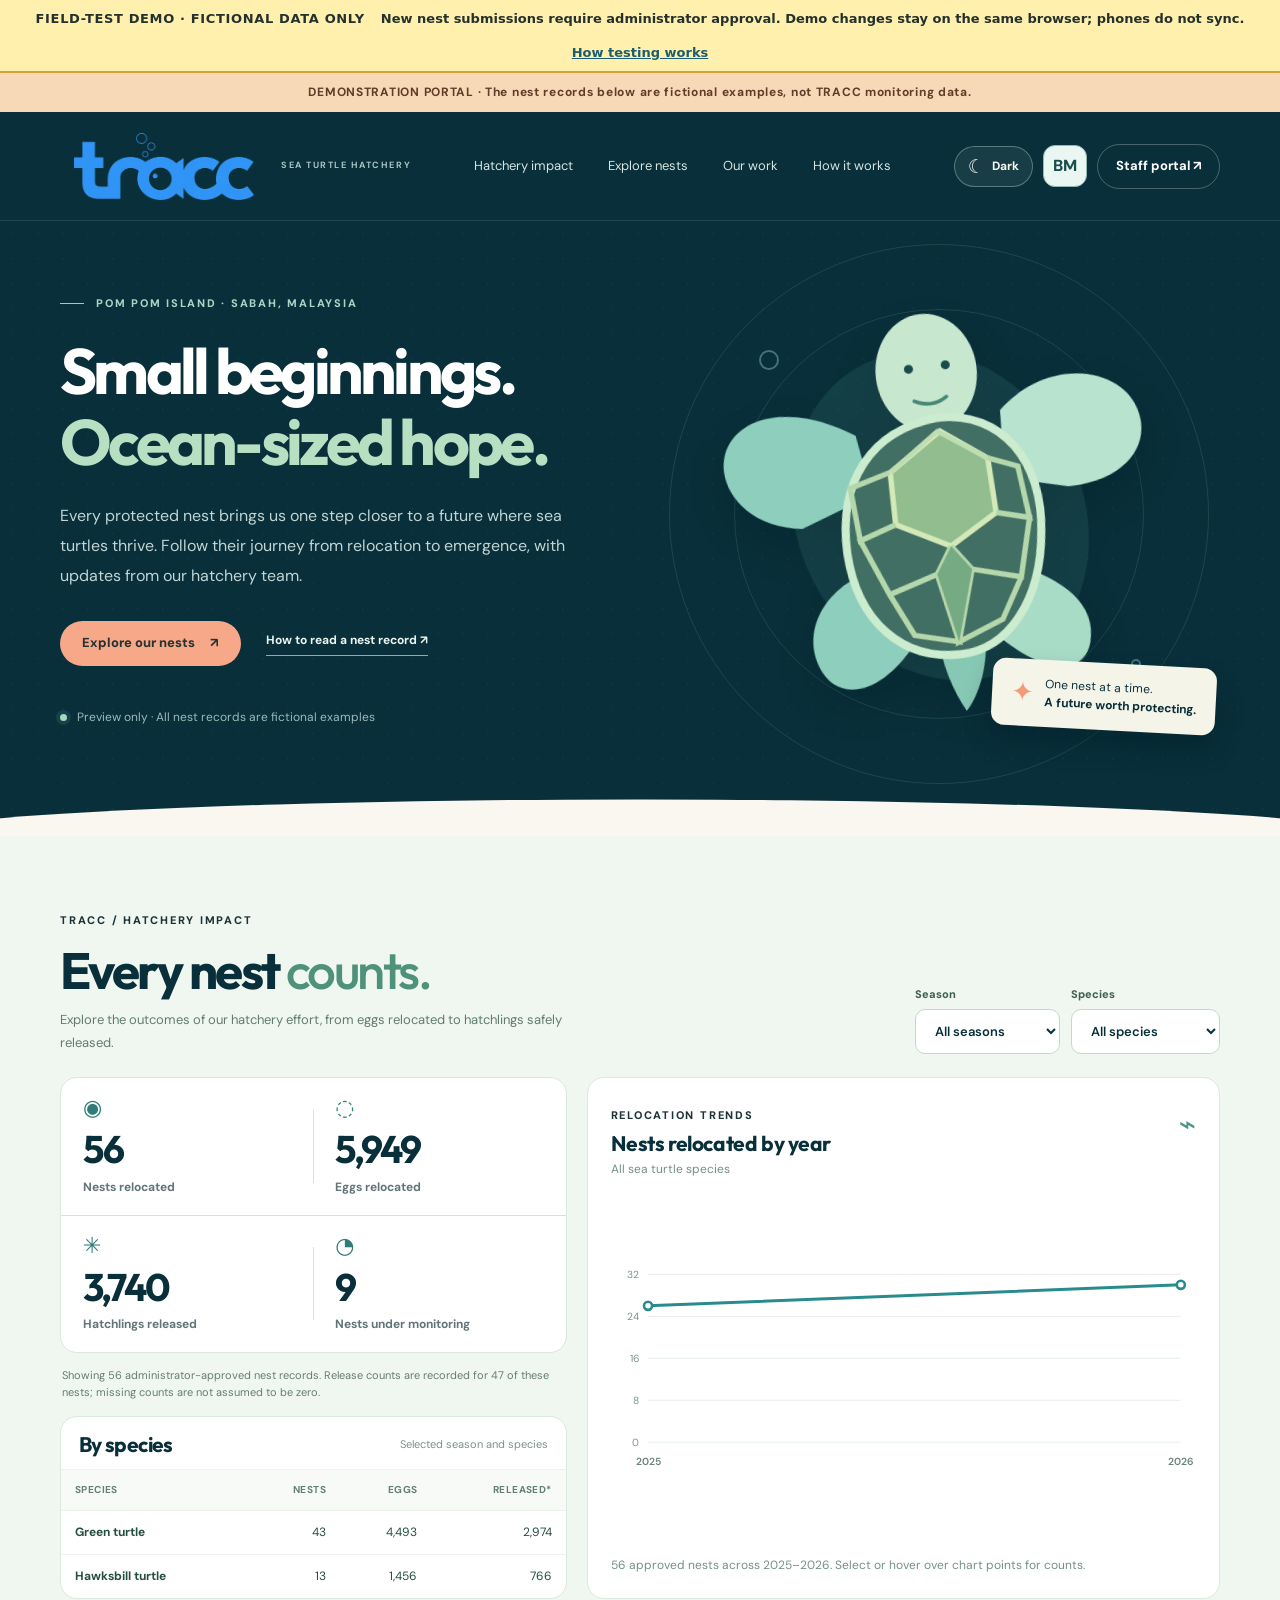
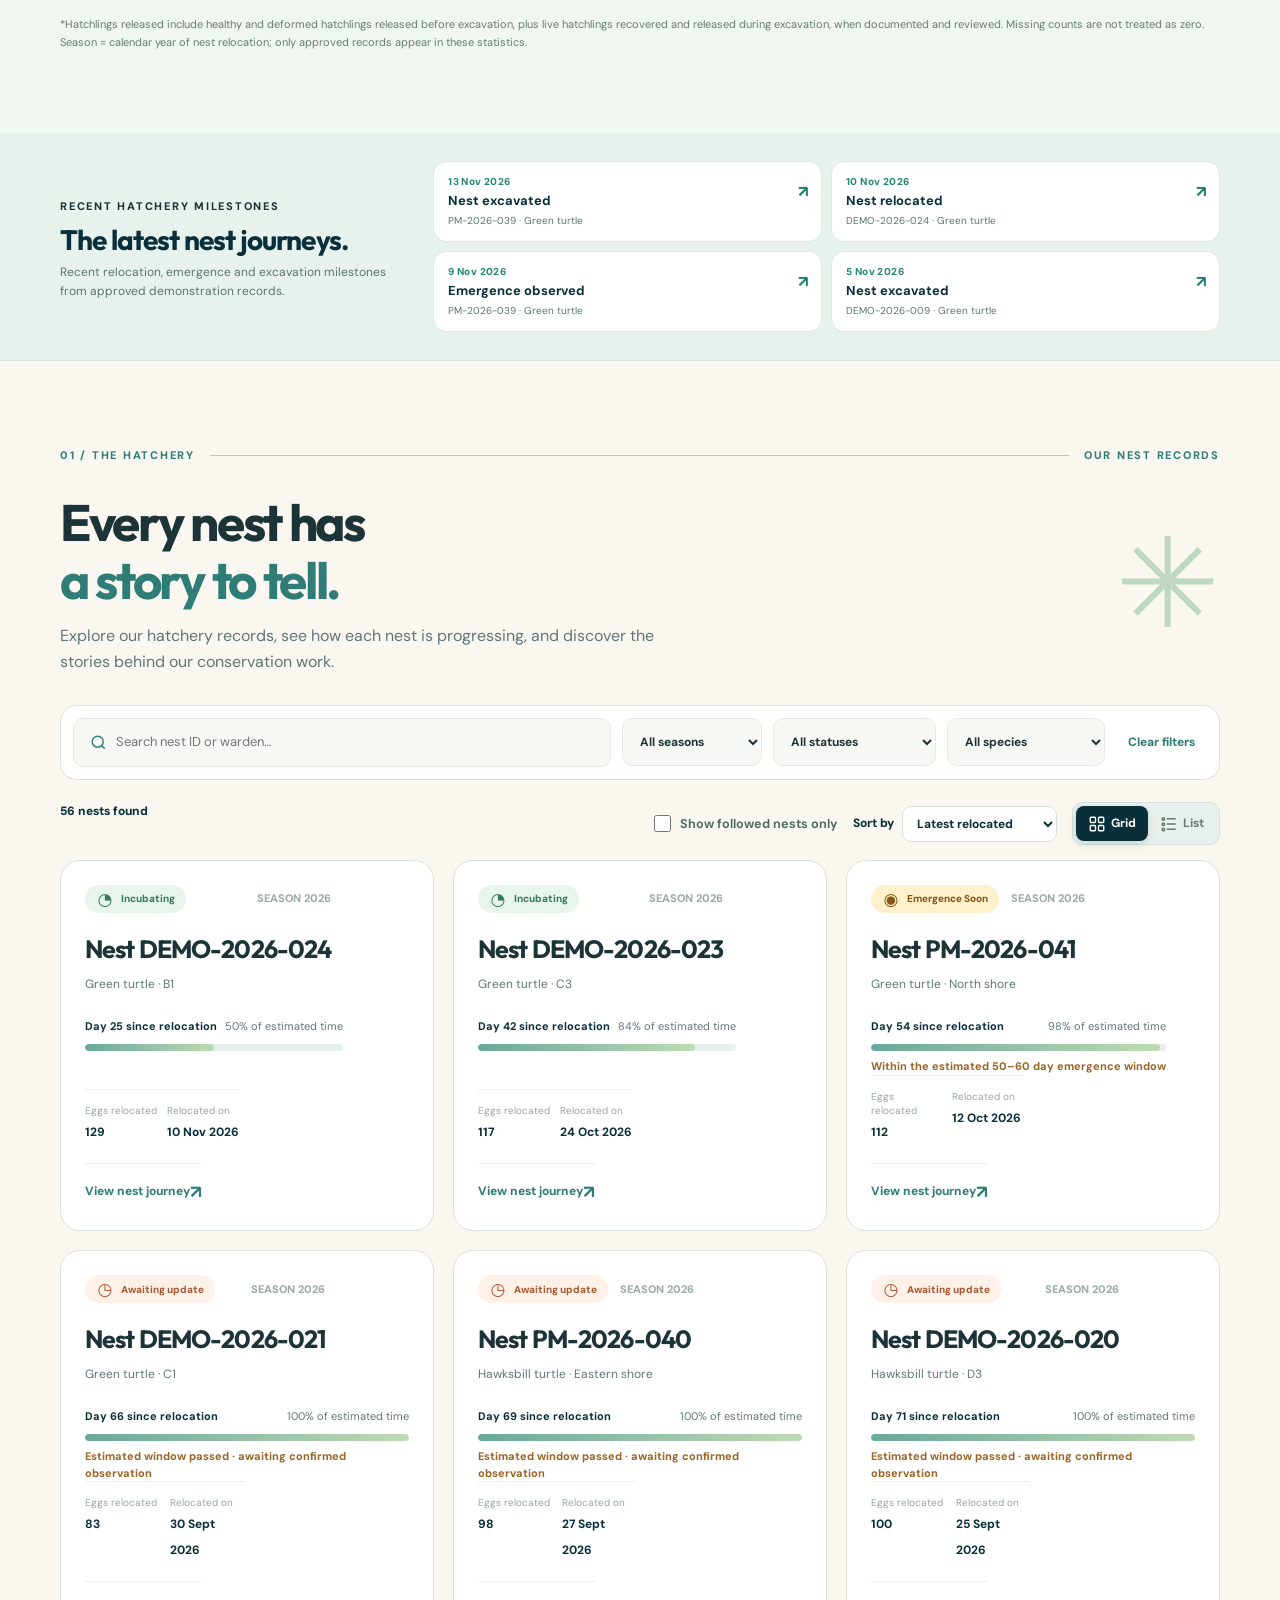
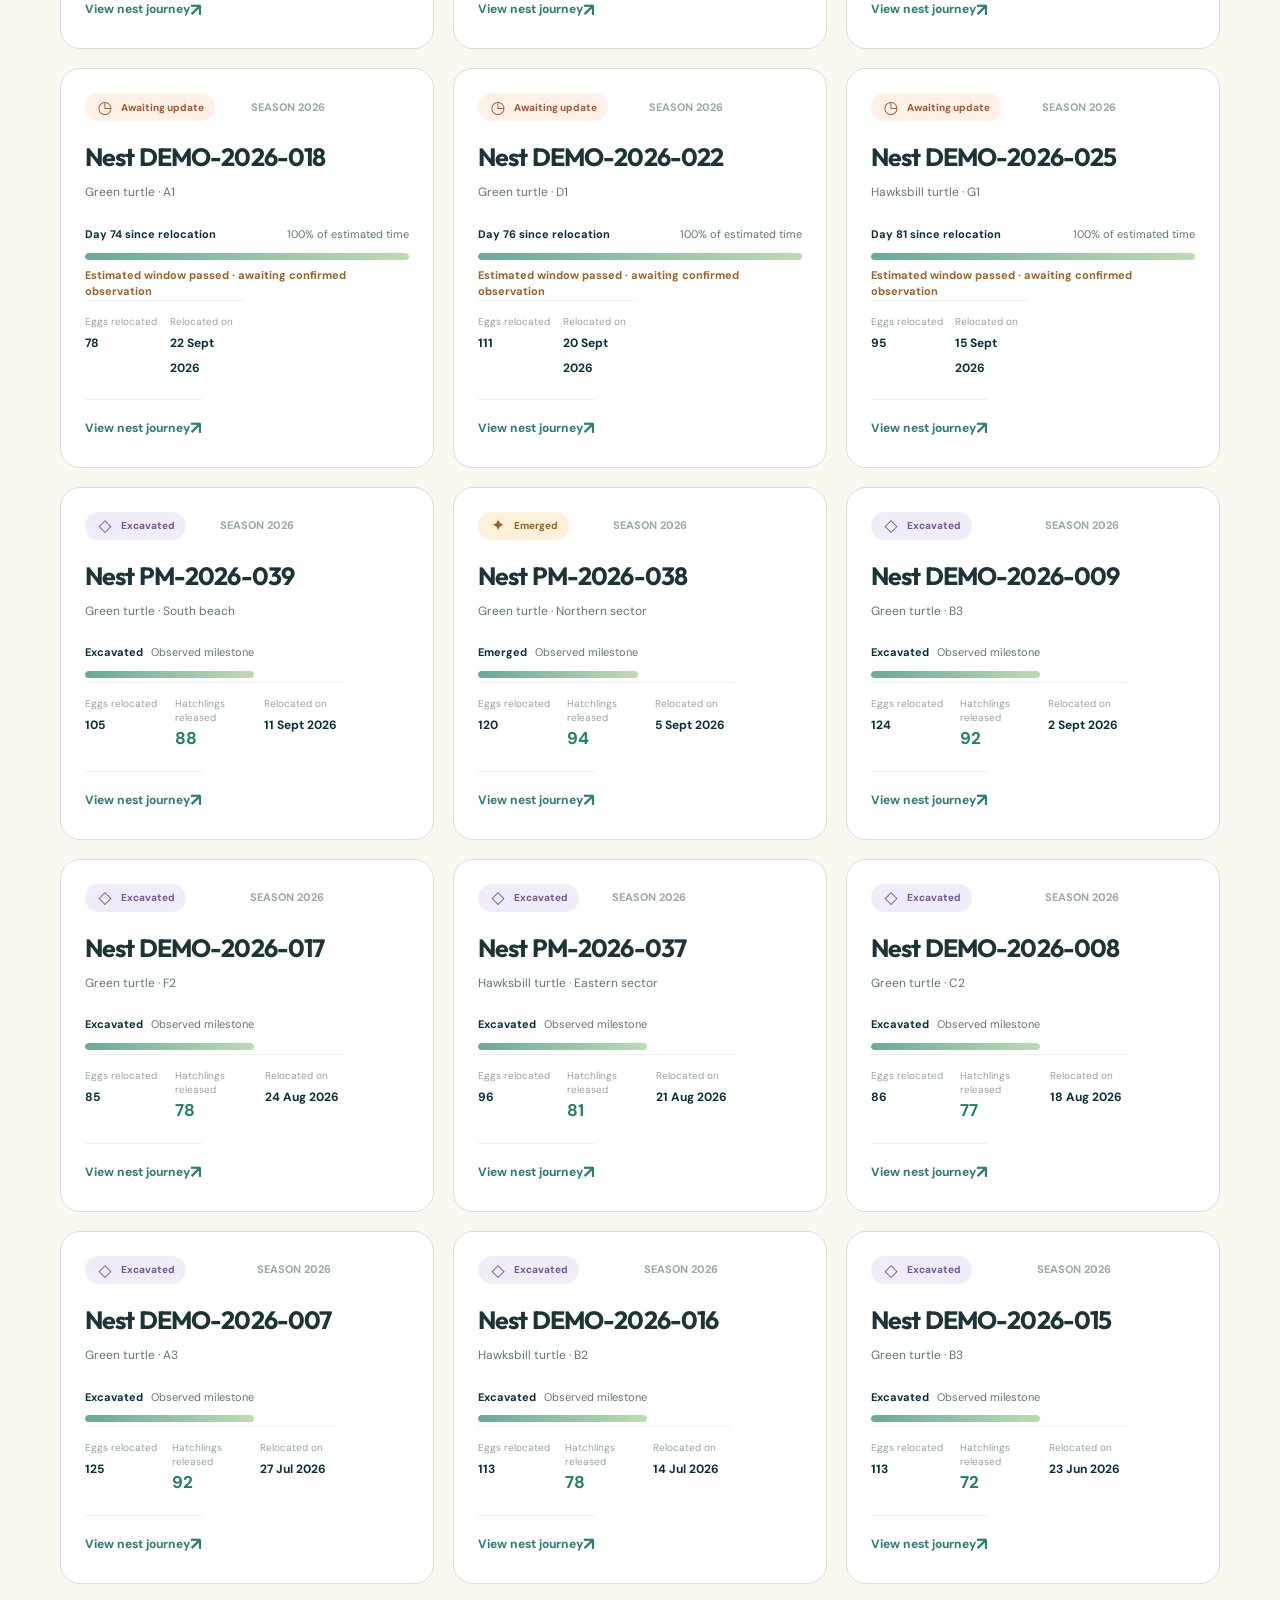
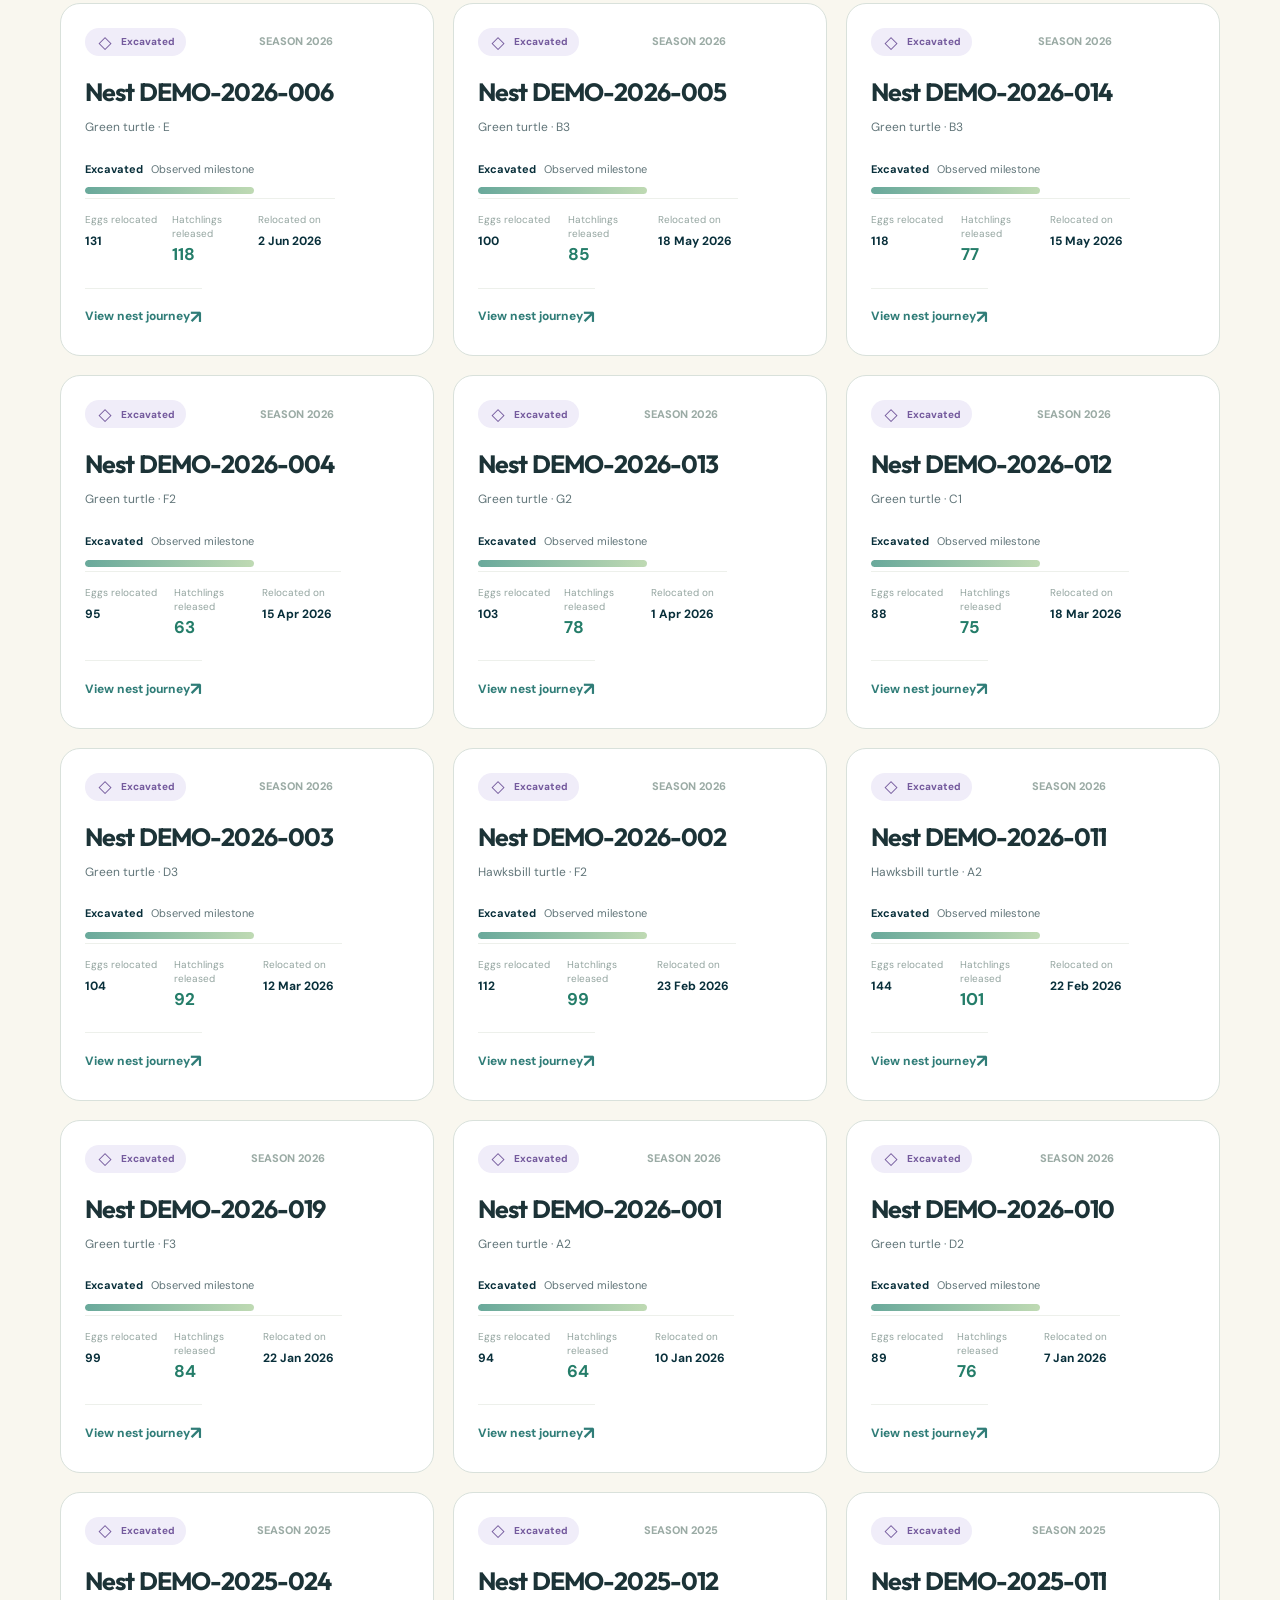
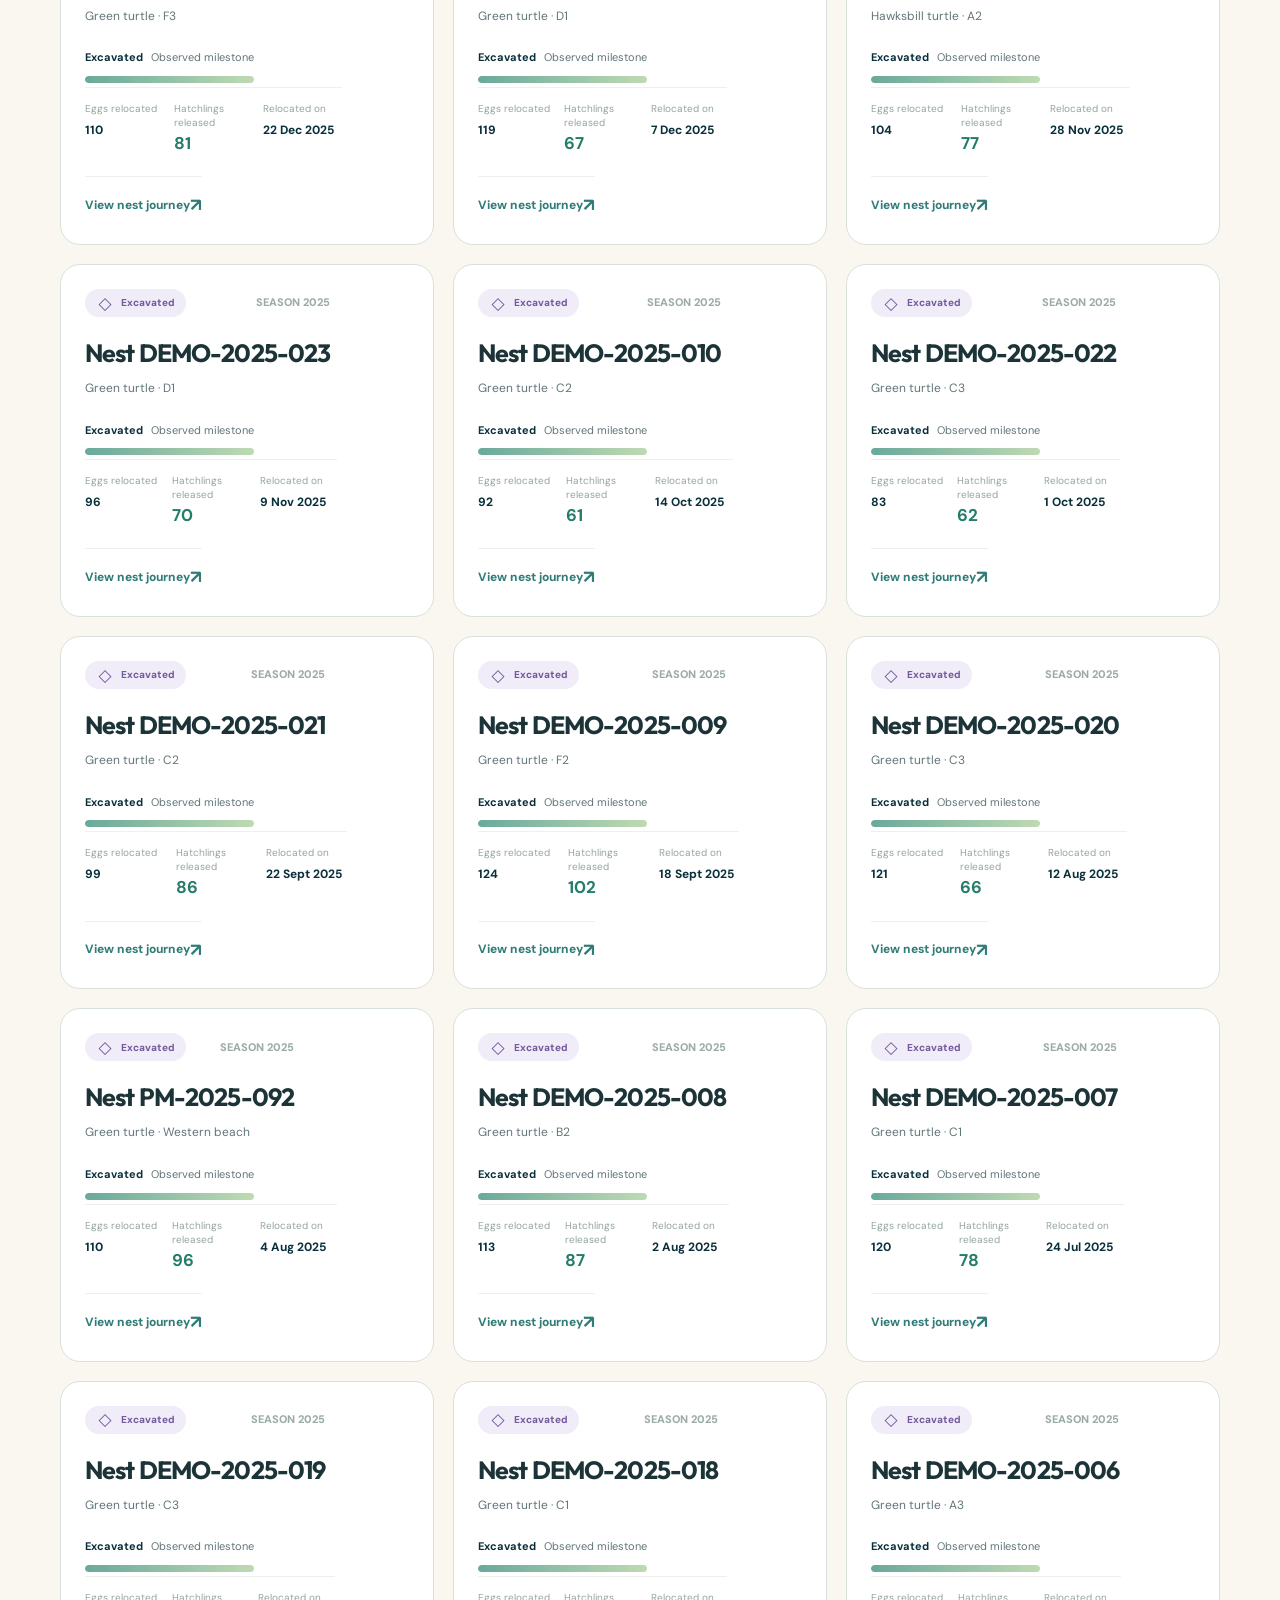
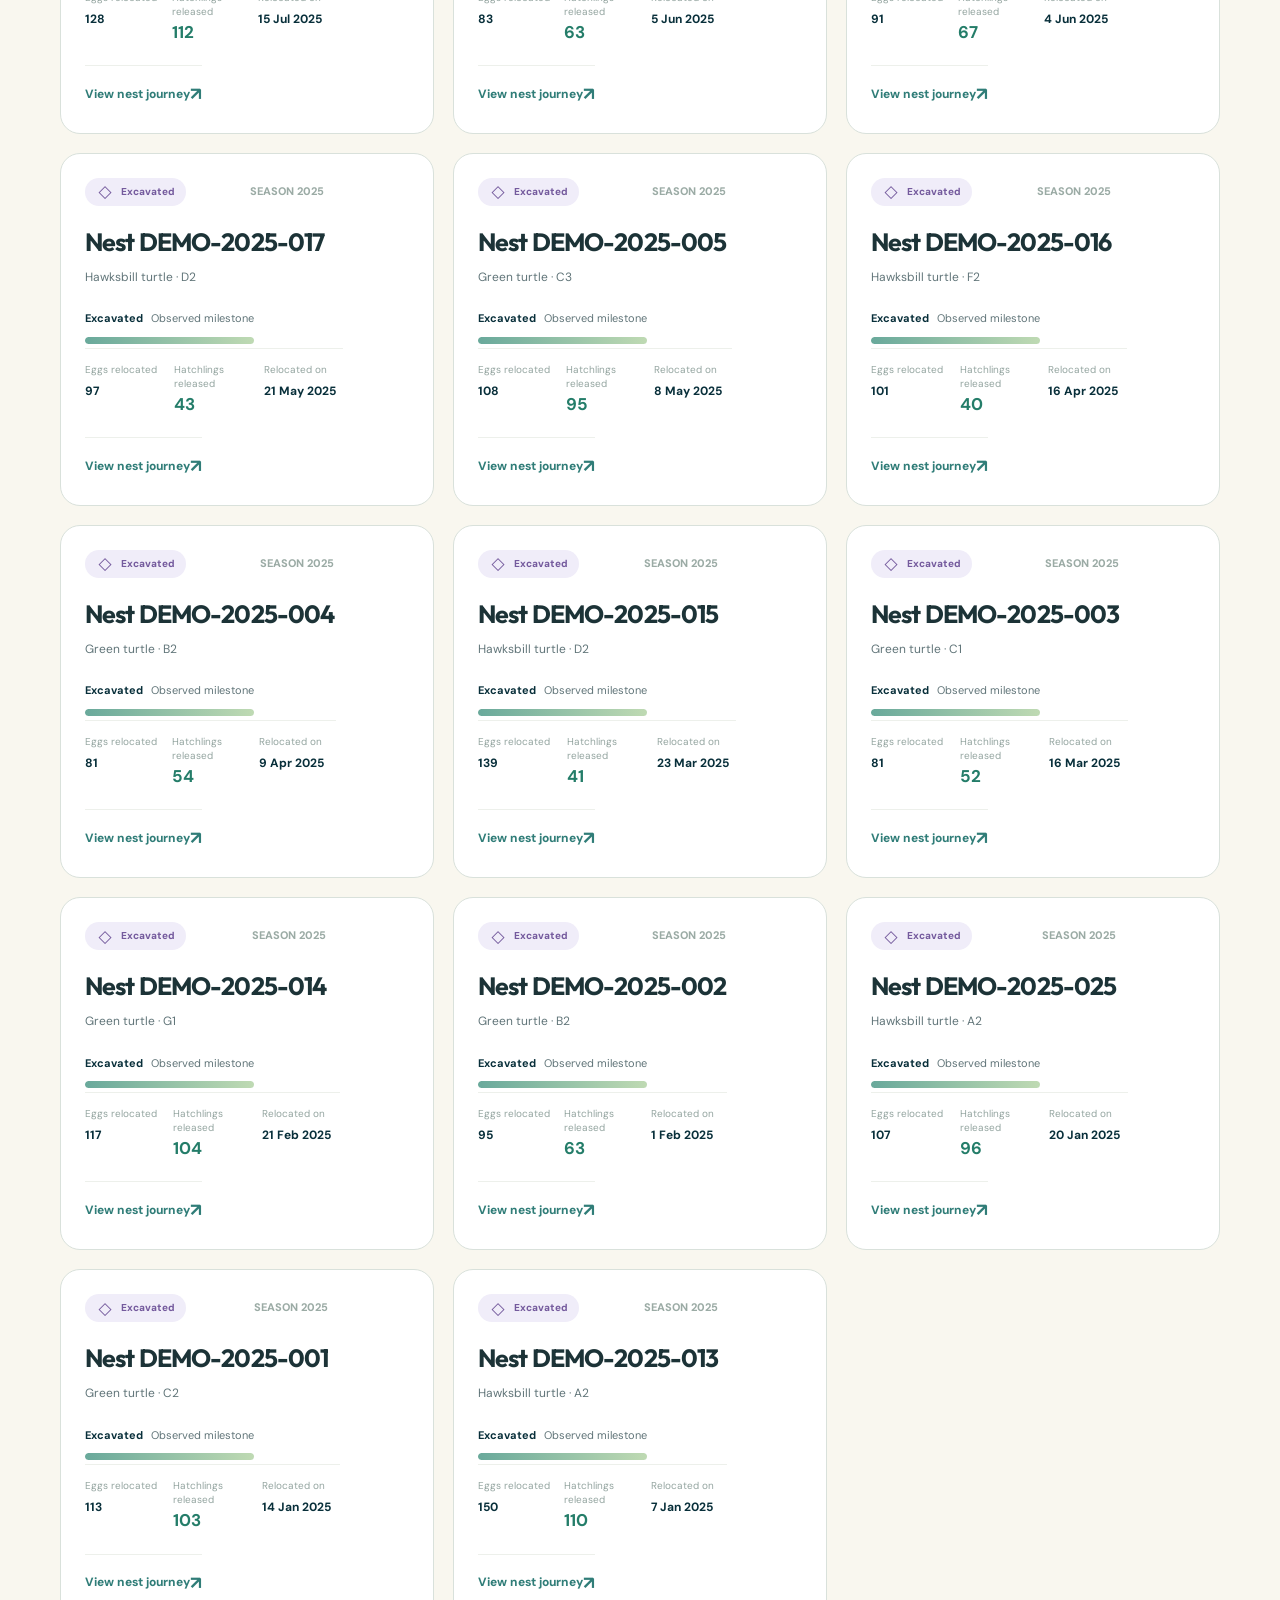
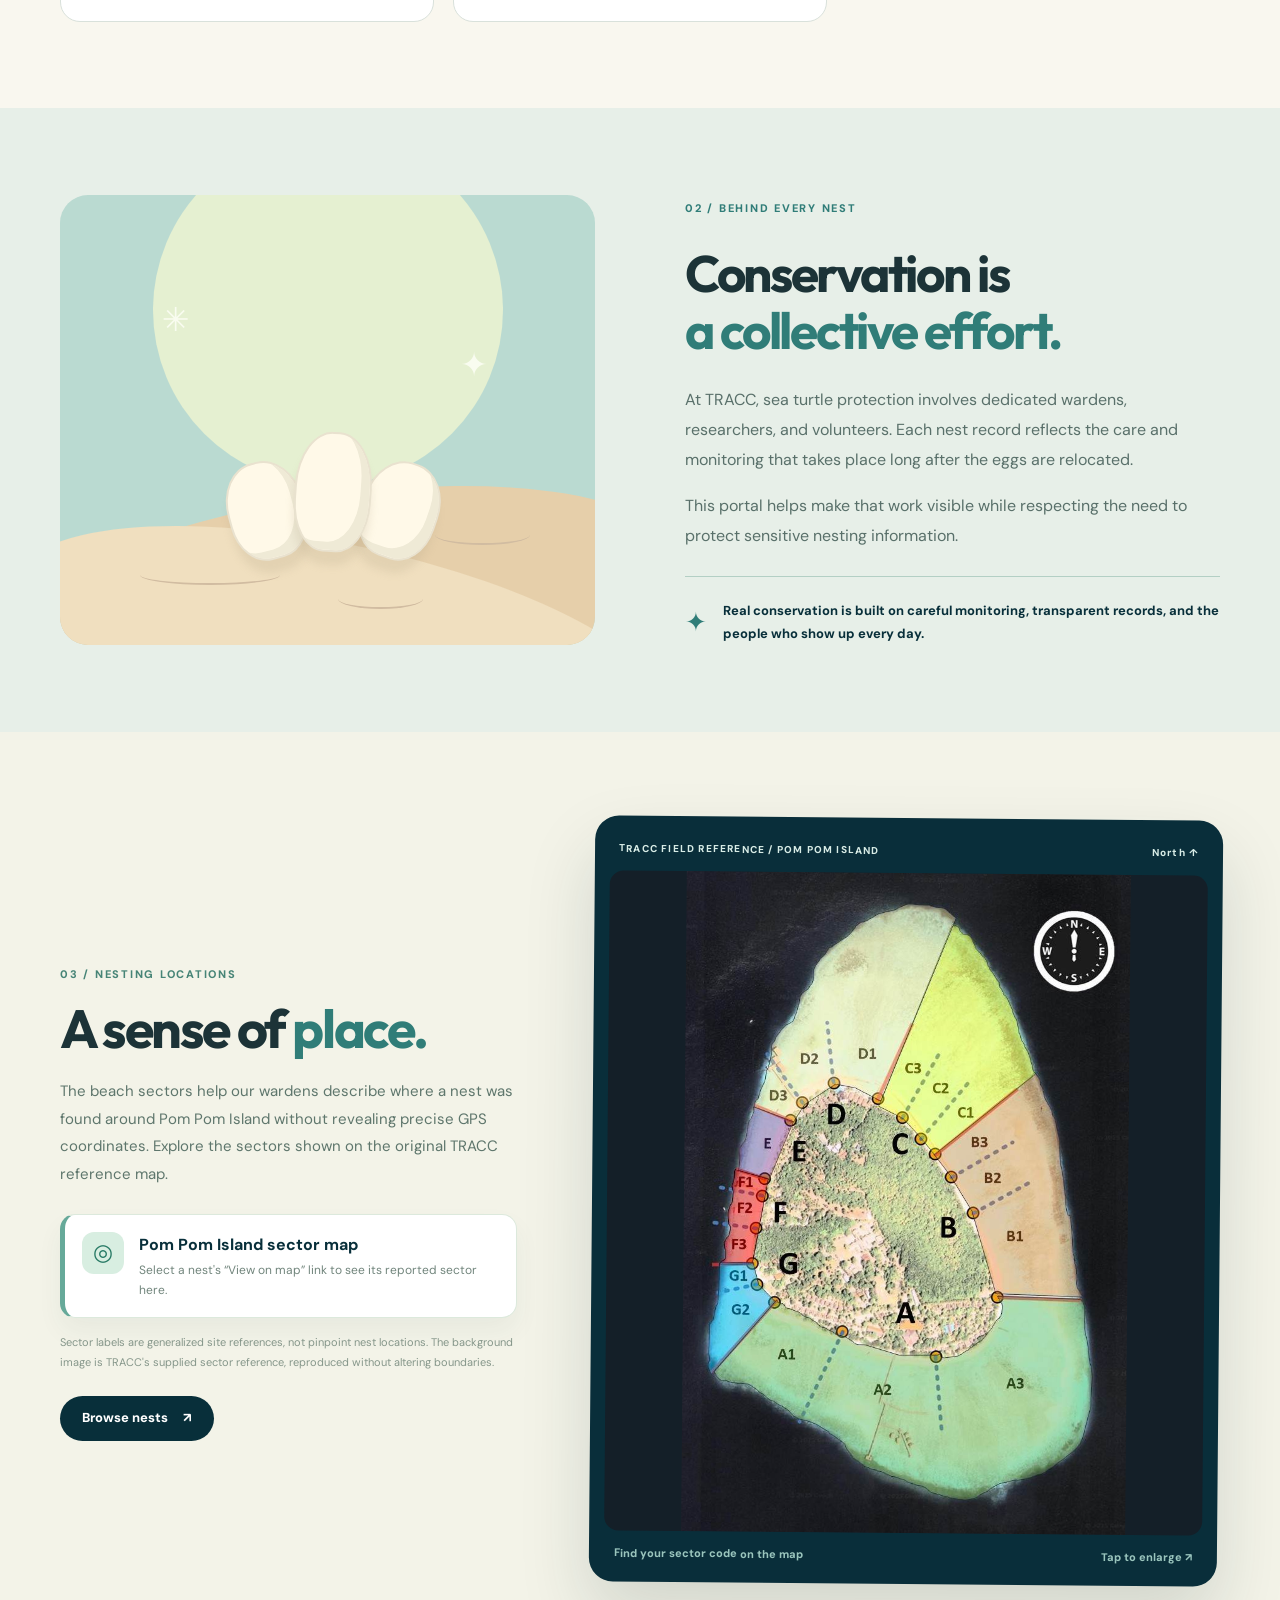
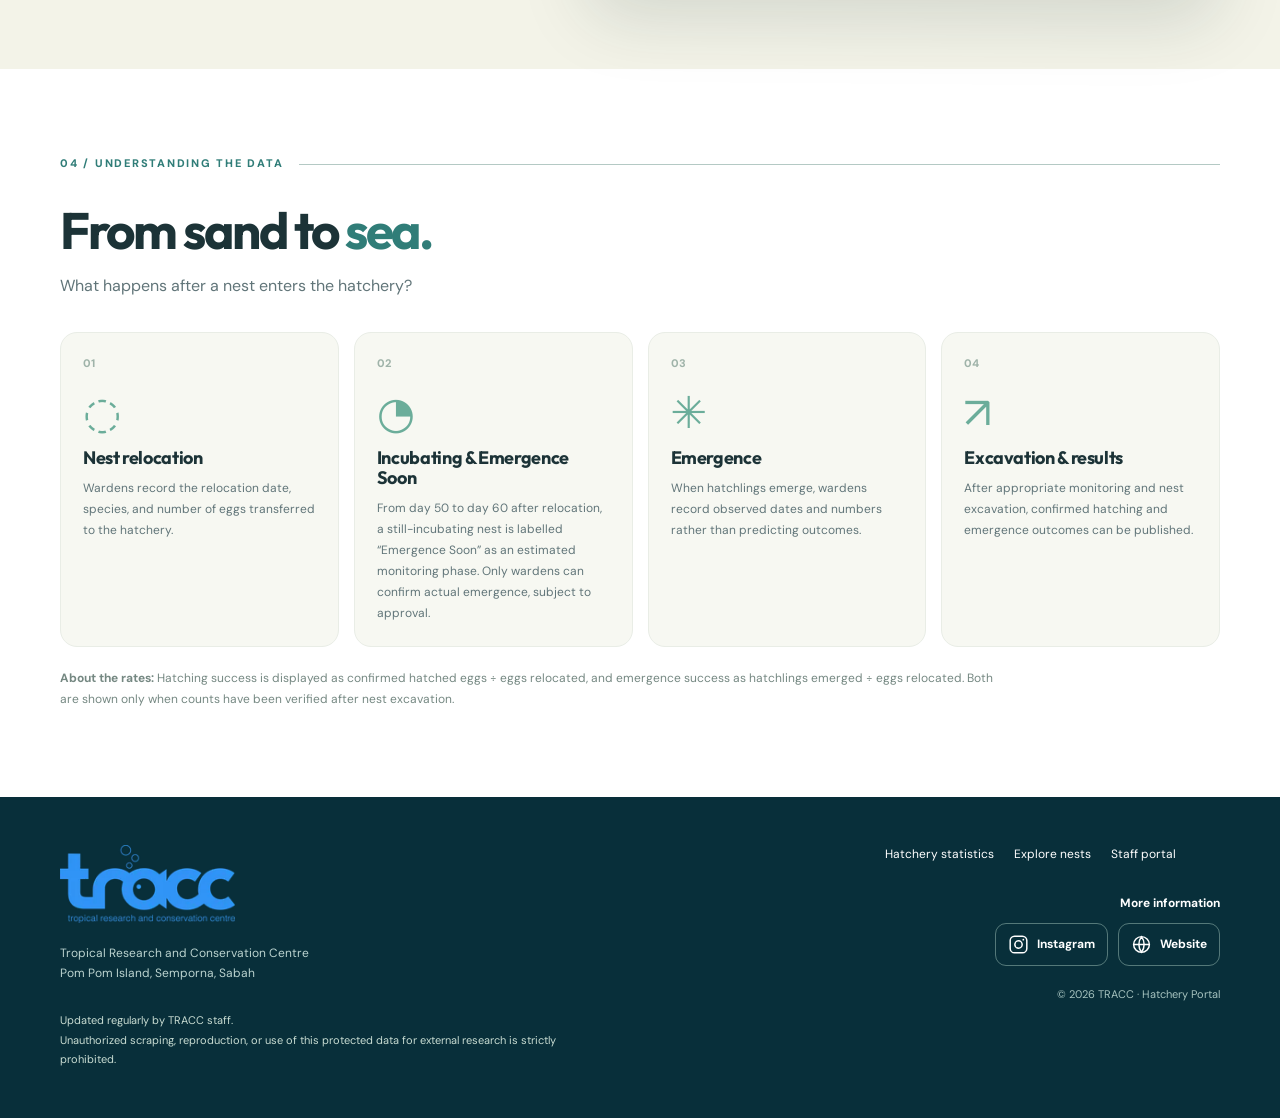
<file: index.html>
<!doctype html>
<html lang="en">
<head>
  <meta charset="utf-8">
  <meta name="viewport" content="width=device-width, initial-scale=1">
  <meta name="description" content="Follow the sea turtle nests protected by TRACC's hatchery programme on Pom Pom Island, Sabah.">
  <meta name="theme-color" content="#062f39">
  <title>Hatchery Portal | TRACC</title>
  <link rel="icon" href="./assets/tracc-logo.webp" type="image/png">
  <link rel="preconnect" href="https://fonts.googleapis.com">
  <link rel="preconnect" href="https://fonts.gstatic.com" crossorigin>
  <link href="https://fonts.googleapis.com/css2?family=DM+Sans:wght@400;500;600;700&family=Outfit:wght@400;500;600;700;800&display=swap" rel="stylesheet">
  <script src="./assets/theme-boot.js"></script>
  <link rel="stylesheet" href="./assets/styles.css?v=8-bm">
  <script type="module" src="./assets/app.js?v=8-bm"></script>
</head>
<body>
  <div class="test-mode-strip" role="status"><strong data-i18n="testTitle">FIELD-TEST DEMO · FICTIONAL DATA ONLY</strong><span data-i18n="testDescription">New nest submissions require administrator approval. Demo changes stay on the same browser; phones do not sync.</span><a href="./testing.html" data-i18n="testingGuide">How testing works</a></div>
  <div class="announcement" id="demoBanner" hidden data-i18n="demoNotice">DEMONSTRATION PORTAL · The nest records below are fictional examples, not TRACC monitoring data.</div>
  <header class="site-header">
    <div class="container nav-inner">
      <a id="brandLogoLink" href="https://tracc.org/" class="brand" target="_blank" rel="noopener noreferrer" aria-label="Visit the official TRACC website" data-i18n-aria-label="officialSite">
        <span class="brand-logo-wrap"><img class="brand-logo" src="./assets/tracc-wordmark.webp" alt="TRACC logo" data-i18n-alt="logoAlt"></span>
        <span><span class="brand-name sr-only">TRACC</span><span class="brand-caption" data-i18n="brandCaption">SEA TURTLE HATCHERY</span></span>
      </a>
      <nav class="nav-links" aria-label="Main navigation" data-i18n-aria-label="mainNav">
        <a href="#impact" data-i18n="impact">Hatchery impact</a>
        <a href="#nests" data-i18n="explore">Explore nests</a>
        <a href="#our-work" data-i18n="ourWork">Our work</a>
        <a href="#how-it-works" data-i18n="how">How it works</a>
      </nav>
      <div class="visitor-top-actions"><button type="button" class="theme-switch" id="themeSwitch" aria-label="Switch to dark mode" title="Switch theme" aria-pressed="false"><span class="theme-switch-icon" aria-hidden="true">☾</span><span class="theme-switch-label">Dark</span></button><button type="button" class="lang-toggle" id="languageSwitch" aria-label="Switch between English and Bahasa Melayu">BM</button><a class="nav-action" href="./admin.html"><span data-i18n="staff">Staff portal</span> <span aria-hidden="true">↗</span></a></div>
    </div>
  </header>
  <main>
    <section class="hero" aria-labelledby="heroTitle">
      <div class="container hero-grid">
        <div class="hero-copy">
          <div class="eyebrow"><span class="eyebrow-line"></span> <span data-i18n="heroKicker">POM POM ISLAND · SABAH, MALAYSIA</span></div>
          <h1 id="heroTitle"><span data-i18n="heroHeading1">Small beginnings.</span><em data-i18n="heroHeading2">Ocean-sized hope.</em></h1>
          <p data-i18n="heroPara">Every protected nest brings us one step closer to a future where sea turtles thrive. Follow their journey from relocation to emergence, with updates from our hatchery team.</p>
          <div class="hero-buttons"><a class="btn btn-coral" href="#nests"><span data-i18n="heroExplore">Explore our nests</span> <span aria-hidden="true">↗</span></a><a class="text-link" href="#how-it-works"><span data-i18n="heroRead">How to read a nest record</span> <span aria-hidden="true">↗</span></a></div>
          <div class="hero-footer"><span class="live-pip"></span><span id="dataLabel" data-i18n="loading">Loading hatchery records…</span></div>
        </div>
        <div class="hero-visual" aria-hidden="true">
          <div class="hero-orbit orbit-1"></div><div class="hero-orbit orbit-2"></div>
          <div class="bubbles bubble-a"></div><div class="bubbles bubble-b"></div><div class="bubbles bubble-c"></div>
          <div id="heroArtwork" class="hero-artwork"><svg class="hero-turtle" viewBox="0 0 520 520" fill="none" xmlns="http://www.w3.org/2000/svg">
            <ellipse cx="261" cy="262" rx="158" ry="188" transform="rotate(-20 261 262)" fill="#78C8BA" fill-opacity="0.10"/>
            <path d="M179 163C109 115 46 127 32 169C21 202 47 250 108 258L189 230" fill="#8ECEBD"/>
            <path d="M341 154C400 102 474 123 490 165C507 209 472 249 406 247L337 229" fill="#B8E3CE"/>
            <path d="M176 314C117 329 91 378 111 419C128 453 175 452 222 392" fill="#8ECEBD"/>
            <path d="M337 325C388 349 421 380 409 421C398 459 349 450 300 392" fill="#A9DCC7"/>
            <path d="M242 389C243 426 251 455 264 480C284 459 296 423 295 388" fill="#86C8B3"/>
            <ellipse cx="265" cy="103" rx="56" ry="65" fill="#C8E7CF"/><circle cx="246" cy="97" r="5" fill="#184B4A"/><circle cx="287" cy="97" r="5" fill="#184B4A"/>
            <path d="M248 133Q267 143 284 132" stroke="#468878" stroke-width="4" stroke-linecap="round"/>
            <path d="M272 154C343 155 381 217 370 293C361 369 318 417 266 417C201 417 156 368 154 291C153 212 195 159 272 154Z" fill="#426F63" stroke="#CBECCF" stroke-width="9"/>
            <path d="M272 169L321 205L323 266L269 297L211 266L212 208Z" fill="#92BE8F" stroke="#D4E9B8" stroke-width="6"/>
            <path d="M211 208L166 220L170 279L211 266M321 205L353 218L359 276L323 266M211 266L170 279L195 342L250 326L269 297M323 266L359 276L342 340L289 325L269 297M195 342L217 390L265 403L250 326M289 325L265 403L316 384L342 340" stroke="#B4D7AC" stroke-width="6"/>
            <path d="M250 326L269 297L289 325L265 403Z" fill="#76AA82"/><path d="M212 208L269 169L321 205" stroke="#BEDDB3" stroke-width="5"/>
          </svg></div>
          <div class="hero-tag"><span class="tag-icon">✦</span><span><span data-i18n="heroTag1">One nest at a time.</span><br><strong data-i18n="heroTag2">A future worth protecting.</strong></span></div>
        </div>
      </div>
      <div class="hero-curve"></div>
    </section>

<section class="stats-section" id="impact" aria-labelledby="statsTitle">
      <div class="container">
        <div class="stats-header">
          <div><span class="small-label" data-i18n="impactKicker">TRACC / HATCHERY IMPACT</span><h2 id="statsTitle"><span data-i18n="impactHeading1">Every nest</span> <em data-i18n="impactHeading2">counts.</em></h2>
            <p data-i18n="impactDescription">Explore the outcomes of our hatchery effort, from eggs relocated to hatchlings safely released.</p></div>
          <div class="stats-controls">
            <label for="statSeasonFilter"><span data-i18n="season">Season</span><select id="statSeasonFilter"><option value="" data-i18n="allSeasons">All seasons</option></select></label>
            <label for="statSpeciesFilter"><span data-i18n="species">Species</span><select id="statSpeciesFilter"><option value="" data-i18n="allSpecies">All species</option></select></label>
          </div>
        </div>
        <div class="stats-overview">
          <div class="stats-summary-col">
            <div class="stat-grid">
              <div class="stat"><div class="stat-icon">◉</div><div class="stat-value" id="statRecords">—</div><div class="stat-label" data-i18n="nestsRelocated">Nests relocated</div></div>
              <div class="stat"><div class="stat-icon">◌</div><div class="stat-value" id="statEggs">—</div><div class="stat-label" data-i18n="eggsRelocated">Eggs relocated</div></div>
              <div class="stat"><div class="stat-icon">✳</div><div class="stat-value" id="statReleased">—</div><div class="stat-label" data-i18n="hatchlingsReleased">Hatchlings released</div></div>
              <div class="stat"><div class="stat-icon">◔</div><div class="stat-value" id="statActive">—</div><div class="stat-label" data-i18n="nestsIncubating">Nests under monitoring</div></div>
            </div>
            <p class="stat-footnote" id="statFootnote" data-i18n="statsInitial">Figures are calculated from administrator-approved published records only.</p>
            <section class="impact-table-card" aria-labelledby="speciesBreakdownTitle"><div class="impact-table-head"><h3 id="speciesBreakdownTitle" data-i18n="bySpecies">By species</h3><span data-i18n="selectedScope">Selected season and species</span></div>
              <div class="impact-table-scroll"><table><thead><tr><th scope="col" data-i18n="species">Species</th><th scope="col" data-i18n="nests">Nests</th><th scope="col" data-i18n="eggs">Eggs</th><th scope="col" data-i18n="releasedShort">Released*</th></tr></thead><tbody id="speciesBreakdown"></tbody></table></div></section>
          </div>
          <section class="impact-chart-card" aria-labelledby="trendTitle">
            <div class="impact-chart-head"><div><span class="small-label" data-i18n="trendKicker">RELOCATION TRENDS</span><h3 id="trendTitle" data-i18n="trendYear">Nests relocated by year</h3><p id="trendSubtitle" data-i18n="trendInitial">Approved records across all nesting years</p></div><span class="chart-icon" aria-hidden="true">⌁</span></div>
            <div class="trend-svg-wrap" id="trendChart" role="img" aria-label="Nest relocation trend chart" data-i18n-aria-label="trendAria"></div>
            <p class="chart-note" id="trendNote" data-i18n="trendChoose">Select a season for monthly nest counts, or choose all seasons for yearly counts.</p>
          </section>
        </div>
        <p class="impact-method" data-i18n="impactMethod">*Hatchlings released include healthy and deformed hatchlings released before excavation, plus live hatchlings recovered and released during excavation, when documented and reviewed. Missing counts are not treated as zero. Season = calendar year of nest relocation; only approved records appear in these statistics.</p>
      </div>
    </section>

    <section class="activity-band" aria-labelledby="activityTitle">
      <div class="container activity-inner">
        <div class="activity-heading">
          <span class="small-label" data-i18n="activityKicker">RECENT HATCHERY MILESTONES</span>
          <h2 id="activityTitle" data-i18n="activityHeading">The latest nest journeys.</h2>
          <p data-i18n="activityDescription">Recent relocation, emergence and excavation milestones from approved demonstration records.</p>
        </div>
        <div id="activityFeed" class="activity-feed" aria-live="polite"><p class="activity-empty" data-i18n="activityLoading">Loading approved milestones…</p></div>
      </div>
    </section>

    <section class="nests-section section-spacing" id="nests" aria-labelledby="nestsTitle">
      <div class="container">
        <div class="section-topline"><span class="small-label" data-i18n="nestsKicker">01 / THE HATCHERY</span><span class="section-topline-rule"></span><span class="small-label" data-i18n="recordsKicker">OUR NEST RECORDS</span></div>
        <div class="section-heading"><div><h2 id="nestsTitle"><span data-i18n="nestHeading1">Every nest has</span><em data-i18n="nestHeading2">a story to tell.</em></h2><p data-i18n="nestsDescription">Explore our hatchery records, see how each nest is progressing, and discover the stories behind our conservation work.</p></div><div class="section-symbol" aria-hidden="true">✳</div></div>
        <div class="filters" role="search" aria-label="Find a turtle nest" data-i18n-aria-label="findNest">
          <label class="search-wrap"><span class="sr-only" data-i18n="searchLabel">Search by nest ID or warden</span><svg width="19" height="19" viewBox="0 0 24 24" fill="none" stroke="currentColor" stroke-width="1.8" aria-hidden="true"><circle cx="11" cy="11" r="7"/><path d="m20 20-4-4"/></svg><input id="nestSearch" type="search" data-i18n-placeholder="searchPlaceholder" placeholder="Search nest ID or warden…" autocomplete="off"></label>
          <label class="filter-wrap"><span class="sr-only" data-i18n="filterSeason">Filter by season</span><select id="seasonFilter"><option value="" data-i18n="allSeasons">All seasons</option></select></label>
          <label class="filter-wrap"><span class="sr-only" data-i18n="filterStatus">Filter by status</span><select id="statusFilter"><option value="" data-i18n="allStatuses">All statuses</option><option value="incubating" data-i18n="incubating">Incubating</option><option value="emergence_soon" data-i18n="emergence_soon">Emergence Soon</option><option value="awaiting_update" data-i18n="awaiting_update">Awaiting update</option><option value="emerged" data-i18n="emerged">Emerged</option><option value="excavated" data-i18n="excavated">Excavated</option></select></label>
          <label class="filter-wrap"><span class="sr-only" data-i18n="filterSpecies">Filter by species</span><select id="speciesFilter"><option value="" data-i18n="allSpecies">All species</option></select></label>
          <button class="filter-clear" id="clearFilters" type="button" data-i18n="clear">Clear filters</button>
        </div>
        <div class="result-row"><span id="resultCount" aria-live="polite" data-i18n="loadingNests">Loading nests…</span><div class="result-tools"><label class="followed-filter"><input type="checkbox" id="followedOnly"> <span data-i18n="followedOnly">Show followed nests only</span></label><label class="nest-sort"><span data-i18n="sortBy">Sort by</span> <select id="sortNests" aria-label="Sort nests" data-i18n-aria-label="sortNests"><option value="latest" data-i18n="latest">Latest relocated</option><option value="soon" data-i18n="soon">Emerging soon</option></select></label><div class="view-switch" role="group" aria-label="Nest display style" data-i18n-aria-label="viewStyle"><button type="button" id="gridView" aria-pressed="true" class="view-active" title="Grid layout" data-i18n-title="gridStyle"><svg viewBox="0 0 24 24" width="18" height="18" fill="none" stroke="currentColor" stroke-width="1.8" aria-hidden="true"><rect x="3" y="3" width="7" height="7" rx="1.2"/><rect x="14" y="3" width="7" height="7" rx="1.2"/><rect x="3" y="14" width="7" height="7" rx="1.2"/><rect x="14" y="14" width="7" height="7" rx="1.2"/></svg><span data-i18n="grid">Grid</span></button><button type="button" id="listView" aria-pressed="false" title="List layout" data-i18n-title="listStyle"><svg viewBox="0 0 24 24" width="18" height="18" fill="none" stroke="currentColor" stroke-width="1.8" aria-hidden="true"><path d="M9 5h12M9 12h12M9 19h12"/><rect x="3" y="4" width="3" height="3" rx=".6"/><rect x="3" y="11" width="3" height="3" rx=".6"/><rect x="3" y="18" width="3" height="3" rx=".6"/></svg><span data-i18n="list">List</span></button></div></div></div>
        <div class="nest-grid" id="nestGrid" aria-live="polite"></div>
        <div class="empty-state" id="emptyState" hidden><span class="empty-icon">◌</span><h3 data-i18n="noNests">No matching nests found</h3><p data-i18n="emptyHint">Try another nest ID, season, status or species.</p><button type="button" class="btn btn-dark" id="emptyClear" data-i18n="reset">Reset filters</button></div>
        <div class="load-error" id="loadError" hidden role="alert" data-i18n="loadError">Nest records could not be loaded. Please refresh this page or contact the hatchery team.</div>
      </div>
    </section>

    <section class="story-section section-spacing" id="our-work">
      <div class="container story-grid">
        <div class="story-illustration" aria-hidden="true"><div class="sun-halo"></div><div class="sand-hill hill-back"></div><div class="sand-hill hill-front"></div><div class="eggs"><span></span><span></span><span></span></div><div class="sand-line sand-1"></div><div class="sand-line sand-2"></div><div class="sand-line sand-3"></div><span class="story-spark spark-1">✳</span><span class="story-spark spark-2">✦</span></div>
        <div class="story-copy"><span class="small-label" data-i18n="storyKicker">02 / BEHIND EVERY NEST</span><h2><span data-i18n="storyHeading1">Conservation is</span><em data-i18n="storyHeading2">a collective effort.</em></h2><p data-i18n="storyP1">At TRACC, sea turtle protection involves dedicated wardens, researchers, and volunteers. Each nest record reflects the care and monitoring that takes place long after the eggs are relocated.</p><p data-i18n="storyP2">This portal helps make that work visible while respecting the need to protect sensitive nesting information.</p><div class="story-highlight"><span aria-hidden="true">✦</span><span data-i18n="storyQuote">Real conservation is built on careful monitoring, transparent records, and the people who show up every day.</span></div></div>
      </div>
    </section>

    <section class="sector-section section-spacing" id="sectors" aria-labelledby="sectorTitle"><div class="container sector-layout">
      <div class="sector-info"><span class="small-label" data-i18n="sectorKicker">03 / NESTING LOCATIONS</span><h2 id="sectorTitle"><span data-i18n="sectorHeading1">A sense of</span> <em data-i18n="sectorHeading2">place.</em></h2>
      <p data-i18n="sectorDescription">The beach sectors help our wardens describe where a nest was found around Pom Pom Island without revealing precise GPS coordinates. Explore the sectors shown on the original TRACC reference map.</p>
      <div class="sector-selected" id="sectorSelected" aria-live="polite"><span class="sector-selected-dot">◎</span><div><strong data-i18n="sectorDefault">Pom Pom Island sector map</strong><span data-i18n="sectorDefaultHint">Select a nest's “View on map” link to see its reported sector here.</span></div></div>
      <p class="sector-note" data-i18n="sectorNote">Sector labels are generalized site references, not pinpoint nest locations. The background image is TRACC's supplied sector reference, reproduced without altering boundaries.</p>
      <a href="#nests" class="btn btn-dark"><span data-i18n="browseNests">Browse nests</span> <span aria-hidden="true">↗</span></a></div>
      <div class="sector-map-card"><div class="sector-map-top"><span data-i18n="mapKicker">TRACC FIELD REFERENCE / POM POM ISLAND</span><span data-i18n="north">North ↑</span></div>
      <a href="./assets/pom-pom-sector-map.jpg" target="_blank" rel="noopener noreferrer" aria-label="Open the Pom Pom Island nesting sector map in full size" data-i18n-aria-label="mapOpen"><img src="./assets/pom-pom-sector-map.jpg" loading="lazy" alt="Pom Pom Island nesting sector reference map with labelled beach sectors A1 through G2 and north arrow" data-i18n-alt="mapAlt"></a>
      <div class="sector-map-footer"><span data-i18n="mapFind">Find your sector code on the map</span><span data-i18n="mapEnlarge">Tap to enlarge ↗</span></div></div>
    </div></section>

    <section class="how-section section-spacing" id="how-it-works"><div class="container"><div class="section-topline"><span class="small-label" data-i18n="howKicker">04 / UNDERSTANDING THE DATA</span><span class="section-topline-rule"></span></div><div class="how-heading"><h2><span data-i18n="howHeading1">From sand to</span> <em data-i18n="howHeading2">sea.</em></h2><p data-i18n="howDescription">What happens after a nest enters the hatchery?</p></div><div class="steps"><article class="step"><span class="step-num">01</span><div class="step-icon">◌</div><h3 data-i18n="step1">Nest relocation</h3><p data-i18n="step1Body">Wardens record the relocation date, species, and number of eggs transferred to the hatchery.</p></article><article class="step"><span class="step-num">02</span><div class="step-icon">◔</div><h3 data-i18n="step2">Incubating &amp; Emergence Soon</h3><p data-i18n="step2Body">From day 50 to day 60 after relocation, a still-incubating nest is labelled “Emergence Soon” as an estimated monitoring phase. Only wardens can confirm actual emergence, subject to approval.</p></article><article class="step"><span class="step-num">03</span><div class="step-icon">✳</div><h3 data-i18n="step3">Emergence</h3><p data-i18n="step3Body">When hatchlings emerge, wardens record observed dates and numbers rather than predicting outcomes.</p></article><article class="step"><span class="step-num">04</span><div class="step-icon">↗</div><h3 data-i18n="step4">Excavation & results</h3><p data-i18n="step4Body">After appropriate monitoring and nest excavation, confirmed hatching and emergence outcomes can be published.</p></article></div><p class="method-note"><strong data-i18n="ratesHeading">About the rates:</strong> <span data-i18n="ratesBody">Hatching success is displayed as confirmed hatched eggs ÷ eggs relocated, and emergence success as hatchlings emerged ÷ eggs relocated. Both are shown only when counts have been verified after nest excavation.</span></p></div></section>
  </main>
<footer class="footer">
    <div class="container footer-inner">
      <div><div class="footer-brand"><img src="./assets/tracc-logo.webp" alt="TRACC · Tropical Research and Conservation Centre" class="footer-logo"></div><p>Tropical Research and Conservation Centre<br><span data-i18n="footerLocation">Pom Pom Island, Semporna, Sabah</span></p>
        <p class="footer-disclaimer"><span data-i18n="footerUpdated">Updated regularly by TRACC staff.</span><br><span data-i18n="footerDisclaimer">Unauthorized scraping, reproduction, or use of this protected data for external research is strictly prohibited.</span></p>
      </div>
      <div class="footer-right">
        <div class="footer-links"><a href="#impact" data-i18n="footerStats">Hatchery statistics</a><a href="#nests" data-i18n="explore">Explore nests</a><a href="./admin.html" data-i18n="staff">Staff portal</a></div>
        <div class="footer-social"><strong data-i18n="moreInfo">More information</strong>
          <a id="instagramLink" href="https://www.instagram.com/traccborneo/" target="_blank" rel="noopener noreferrer" aria-label="TRACC Instagram (opens in new tab)" data-i18n-aria-label="instaAria" title="TRACC on Instagram" data-i18n-title="instaTitle">
            <svg viewBox="0 0 24 24" width="21" height="21" fill="none" stroke="currentColor" stroke-width="1.7" stroke-linecap="round" stroke-linejoin="round" aria-hidden="true"><rect x="2.5" y="2.5" width="19" height="19" rx="5"></rect><circle cx="12" cy="12" r="4.2"></circle><circle cx="17.5" cy="6.5" r="1" fill="currentColor" stroke="none"></circle></svg><span>Instagram</span></a>
          <a id="websiteLink" href="https://tracc.org/" target="_blank" rel="noopener noreferrer" aria-label="TRACC official website (opens in new tab)" data-i18n-aria-label="websiteAria" title="TRACC Website" data-i18n-title="websiteTitle">
            <svg viewBox="0 0 24 24" width="21" height="21" fill="none" stroke="currentColor" stroke-width="1.7" stroke-linecap="round" stroke-linejoin="round" aria-hidden="true"><circle cx="12" cy="12" r="9"></circle><path d="M3 12h18M12 3a15 15 0 0 0 0 18M12 3a15 15 0 0 1 0 18"></path></svg><span data-i18n="website">Website</span></a>
        </div>
        <span id="copyright"></span>
      </div>
    </div>
  </footer>

  <dialog id="nestDialog" class="nest-dialog" aria-labelledby="dialogTitle"><div class="dialog-shell"><button class="dialog-close" id="dialogClose" type="button" aria-label="Close nest details" data-i18n-aria-label="closeDetails">×</button><div id="dialogContent"></div></div></dialog>
</body>
</html>
</file>
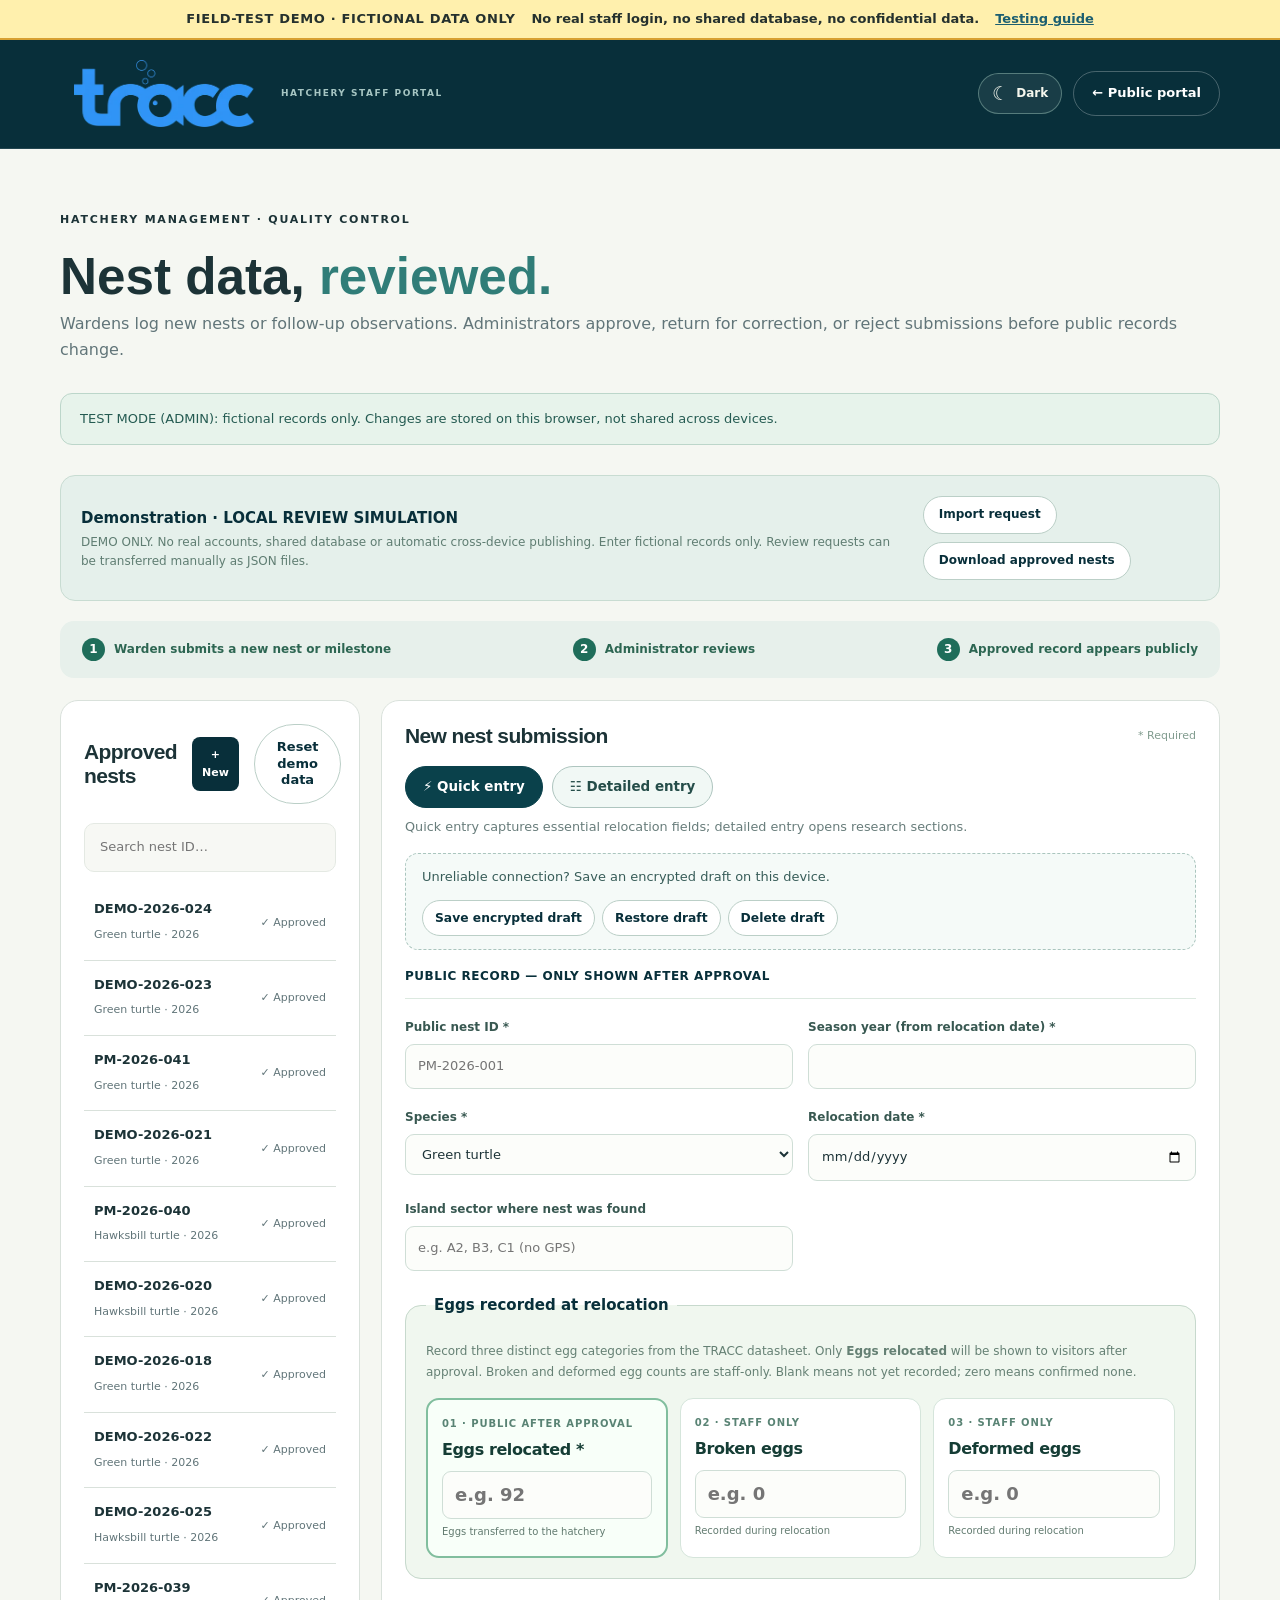
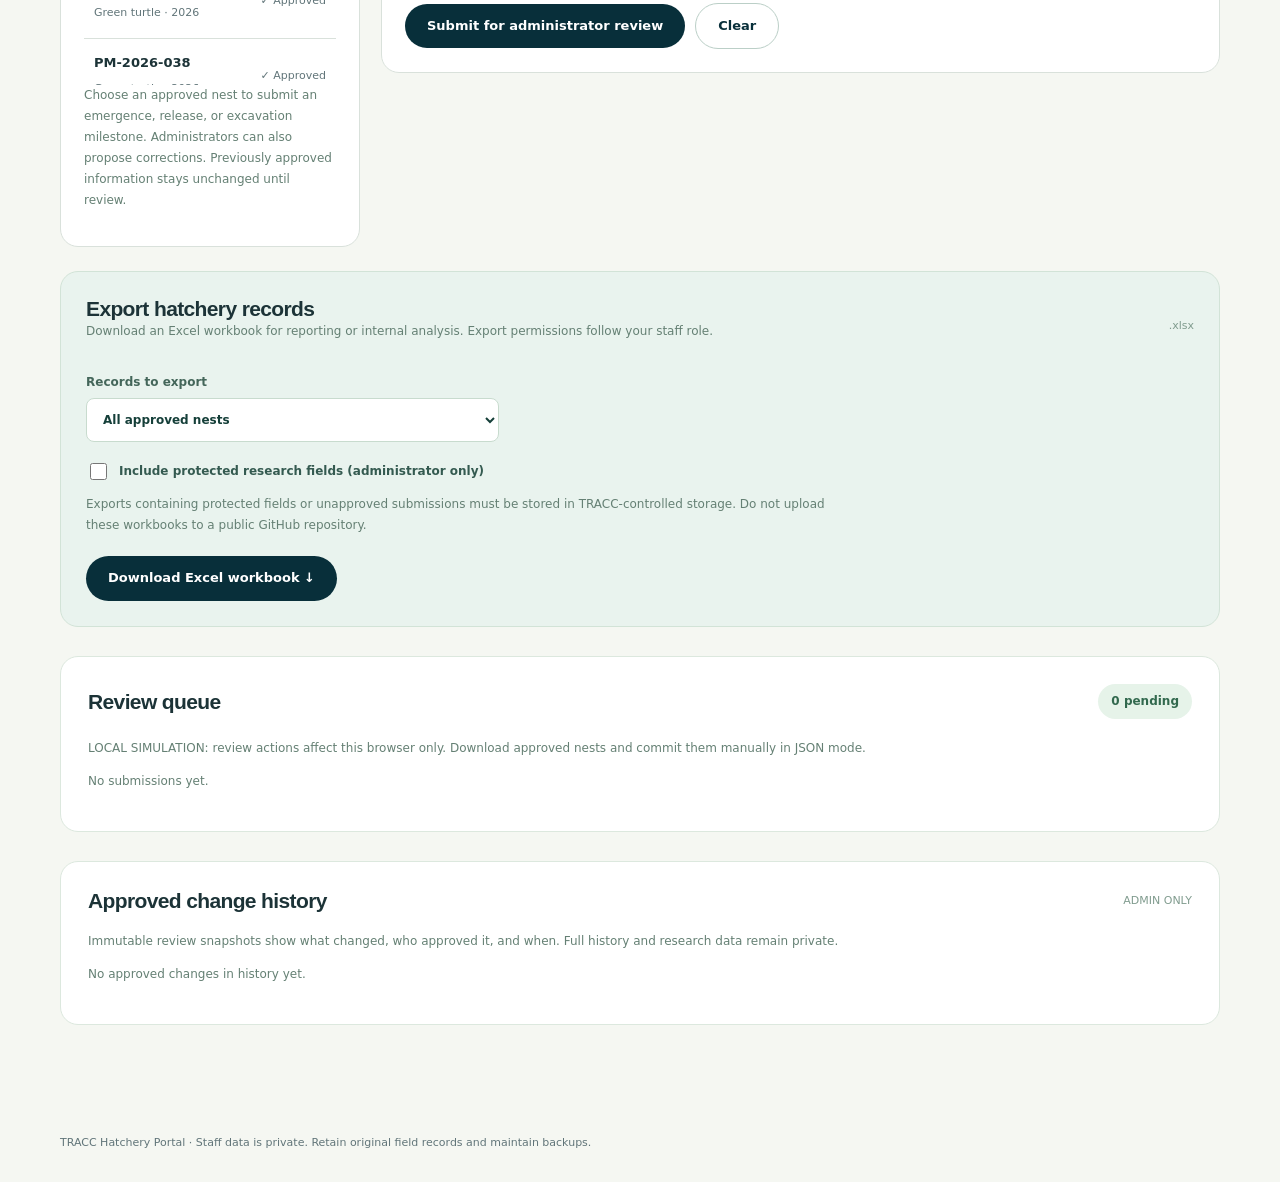
<file: admin.html>
<!doctype html>
<html lang="en">
<head>
  <meta charset="utf-8"><meta name="viewport" content="width=device-width, initial-scale=1">
  <meta name="theme-color" content="#062f39"><title>Staff submissions & approval | TRACC Hatchery</title>
  <link rel="icon" href="./assets/tracc-logo.webp" type="image/png">
  <script src="./assets/theme-boot.js"></script>
  <link rel="stylesheet" href="./assets/styles.css">
  <script type="module" src="./assets/admin.js"></script>
</head>
<body class="admin-page">
<div class="test-mode-strip" role="status"><strong>FIELD-TEST DEMO · FICTIONAL DATA ONLY</strong><span>No real staff login, no shared database, no confidential data.</span><a href="./testing.html">Testing guide</a></div>
<header class="site-header"><div class="container nav-inner">
  <a href="https://tracc.org/" class="brand" target="_blank" rel="noopener noreferrer" aria-label="Visit the official TRACC website"><span class="brand-logo-wrap"><img class="brand-logo" src="./assets/tracc-wordmark.webp" alt="TRACC logo"></span>
    <span><span class="brand-name sr-only">TRACC</span><span class="brand-caption">HATCHERY STAFF PORTAL</span></span></a>
  <div class="staff-nav-actions"><button type="button" class="theme-switch" id="themeSwitch" aria-label="Switch to dark mode" title="Switch theme" aria-pressed="false"><span class="theme-switch-icon" aria-hidden="true">☾</span><span class="theme-switch-label">Dark</span></button><a href="./index.html" class="nav-action">← Public portal</a></div>
</div></header>
<main class="container admin-main">
  <div class="admin-title"><span class="small-label">HATCHERY MANAGEMENT · QUALITY CONTROL</span>
    <h1>Nest data, <em>reviewed.</em></h1>
    <p>Wardens log new nests or follow-up observations. Administrators approve, return for correction, or reject submissions before public records change.</p>
  </div>
  <div class="admin-banner" id="adminMessage" role="status" aria-live="polite">Loading staff portal…</div>
  <section class="admin-login" id="loginSection" hidden>
    <h2>Approved staff sign-in</h2>
    <p>Use your TRACC hatchery account to submit changes or review requests. Access is enforced by the database, not this page.</p>
    <form id="loginForm">
      <label>Email<input id="loginEmail" type="email" autocomplete="username" required></label>
      <label>Password<input id="loginPassword" type="password" autocomplete="current-password" required></label>
      <button class="btn btn-dark" type="submit">Sign in</button>
    </form>
  </section>
  <section id="editorSection" hidden>
    <div class="editor-toolbar"><div><strong id="editorModeLabel">Local demonstration</strong><p id="editorModeHelp">Local review is not authentication or automatic publishing.</p></div>
      <div class="toolbar-actions">
        <button class="btn btn-outline" type="button" id="importButton" hidden>Import request</button>
        <input type="file" id="importInput" hidden accept="application/json,.json">
        <button class="btn btn-outline" type="button" id="exportButton" hidden>Download approved nests</button>
        <button class="btn btn-outline" type="button" id="logoutButton" hidden>Sign out</button>
      </div>
    </div>
    <div class="workflow-strip" aria-label="Approval workflow"><span><b>1</b> Warden submits a new nest or milestone</span><span><b>2</b> Administrator reviews</span><span><b>3</b> Approved record appears publicly</span></div>
    <div class="editor-grid">
      <aside class="admin-list-panel">
        <div class="panel-heading"><h2>Approved nests</h2><button type="button" class="small-add" id="newNest">+ New</button> <button type="button" id="resetDemo" class="btn btn-outline" title="Erase fictional demo changes saved on this browser">Reset demo data</button></div>
        <label class="search-wrap"><span class="sr-only">Search published nests</span><input id="adminSearch" type="search" placeholder="Search nest ID…"></label>
        <div id="adminNestList" class="admin-nest-list"></div>
        <p class="staff-helper">Choose an approved nest to submit an emergence, release, or excavation milestone. Administrators can also propose corrections. Previously approved information stays unchanged until review.</p>
      </aside>
      <section class="admin-form-panel">
        <div class="panel-heading"><h2 id="formTitle">New nest submission</h2><span class="field-tag">* Required</span></div>
        <div class="entry-mode-controls" id="entryModeControls" role="group" aria-label="Choose data entry speed">
          <button class="mode-chip active" type="button" id="quickMode" aria-pressed="true">⚡ Quick entry</button>
          <button class="mode-chip" type="button" id="detailedMode" aria-pressed="false">☷ Detailed entry</button>
          <span class="mode-help">Quick entry captures essential relocation fields; detailed entry opens research sections.</span>
        </div>
        <div class="draft-toolbar"><span>Unreliable connection? Save an encrypted draft on this device.</span>
          <div><button type="button" class="btn btn-outline" id="saveDraft">Save encrypted draft</button>
          <button type="button" class="btn btn-outline" id="loadDraft">Restore draft</button>
          <button type="button" class="btn btn-outline" id="clearDraft">Delete draft</button></div>
        </div>
        <form id="nestForm" class="quick-mode">
          <div class="admin-field-heading">Public record — only shown after approval</div>
          <div class="form-grid">
            <label>Public nest ID *<input name="id" required maxlength="40" placeholder="PM-2026-001" pattern="(?:[A-Za-z0-9_]|-)+"></label>
            <label>Season year (from relocation date) *<input name="season" type="number" required min="2000" max="2100" readonly title="Automatically derived from the relocation date"></label>
            <label>Species *<select name="species" required><option value="Green turtle">Green turtle</option><option value="Hawksbill turtle">Hawksbill turtle</option><option value="Olive ridley turtle">Olive ridley turtle</option><option value="Other / unconfirmed">Other / unconfirmed</option></select></label>
            <label class="detail-only">Nest status *<select name="status" required><option value="incubating">Incubating</option><option value="excavated">Excavated</option><option value="emerged">Emerged</option></select></label>
            <label class="detail-only">Date laid<input name="date_laid" type="date"></label>
            <label>Relocation date *<input name="date_relocated" type="date" required></label>

            <label>Island sector where nest was found<input name="island_sector_found" list="nestSectors" maxlength="100" placeholder="e.g. A2, B3, C1 (no GPS)"></label>
            <datalist id="nestSectors"><option value="A1"><option value="A2"><option value="A3"><option value="B1"><option value="B2"><option value="B3"><option value="C1"><option value="C2"><option value="C3"><option value="D1"><option value="D2"><option value="D3"><option value="E"><option value="F1"><option value="F2"><option value="F3"><option value="G1"><option value="G2"></datalist>
            <label class="detail-only">Public warden name<input name="warden_public_name" maxlength="100" placeholder="Only with consent"></label>
            <label class="detail-only">Expected emergence from<input name="expected_start" type="date"></label>
            <label class="detail-only">Expected emergence to<input name="expected_end" type="date"></label>
            <label class="detail-only">Observed hatch date<input name="hatch_date" type="date"></label>
            <label class="detail-only">First observed emergence<input name="emergence_date" type="date"></label>
            <label class="detail-only">Excavation / assessment date<input name="excavation_date" type="date"></label>
            <label class="detail-only">Confirmed hatched eggs<input name="hatched_eggs" type="number" min="0" step="1" placeholder="Only after nest assessment"></label>
            <label class="detail-only">Confirmed emerged hatchlings<input name="emerged_hatchlings" type="number" min="0" step="1" placeholder="If verified separately"></label>
            <label class="detail-only">Released hatchlings (calculated)<input name="released_hatchlings" type="number" min="0" step="1" placeholder="Healthy + deformed + excavation hatchlings" readonly></label>
          </div>
          <fieldset class="egg-entry-fieldset" aria-describedby="relocationEggHelp">
            <legend>Eggs recorded at relocation</legend>
            <p class="field-note" id="relocationEggHelp">Record three distinct egg categories from the TRACC datasheet. Only <strong>Eggs relocated</strong> will be shown to visitors after approval. Broken and deformed egg counts are staff-only. Blank means not yet recorded; zero means confirmed none.</p>
            <div class="egg-entry-grid">
              <label class="egg-count-tile egg-relocated"><span class="egg-tile-number">01 · PUBLIC AFTER APPROVAL</span><span class="egg-tile-name">Eggs relocated *</span><input name="egg_count" type="number" inputmode="numeric" min="1" step="1" required placeholder="e.g. 92"><small>Eggs transferred to the hatchery</small></label>
              <label class="egg-count-tile"><span class="egg-tile-number">02 · STAFF ONLY</span><span class="egg-tile-name">Broken eggs</span><input name="broken_eggs" type="number" inputmode="numeric" min="0" step="1" placeholder="e.g. 0"><small>Recorded during relocation</small></label>
              <label class="egg-count-tile"><span class="egg-tile-number">03 · STAFF ONLY</span><span class="egg-tile-name">Deformed eggs</span><input name="deformed_eggs" type="number" inputmode="numeric" min="0" step="1" placeholder="e.g. 0"><small>Recorded during relocation</small></label>
            </div>
          </fieldset>
          <label class="detail-only">Public monitoring update<textarea name="notes_public" rows="3" maxlength="800" placeholder="Visitor-friendly update, without identifying coordinates or sensitive details."></textarea></label>
          <fieldset class="release-fieldset detail-only"><legend>Hatchling release outcome</legend><p class="field-note">Enter cumulative healthy and deformed hatchlings released before excavation (0 for confirmed none). Do not include the hatchlings recovered during excavation here. The total adds those recovered and released hatchlings separately.</p><div class="form-grid"><label>Healthy hatchlings released before excavation<input name="healthy_hatchlings" type="number" min="0" step="1" placeholder="Count, or blank if unknown"></label><label>Deformed hatchlings released before excavation<input name="deformed_hatchlings" type="number" min="0" step="1" placeholder="Count, or blank if unknown"></label></div></fieldset>
          <fieldset class="release-fieldset excavation-fieldset detail-only"><legend>Excavation outcome · staff only</legend><p class="field-note">Enter the seven counts when excavation is completed. Use 0 for confirmed none. Hatchlings are live recovered hatchlings actually released, not already included in healthy/deformed release counts. Dead Turtle means dead hatchlings found in the nest; embryos still in eggs belong in the appropriate egg stage. Only the combined release total is published.</p><div class="form-grid"><label>Hatchlings<input name="excavation_hatchlings" type="number" inputmode="numeric" min="0" step="1" placeholder="0 or count"><small>Live hatchlings recovered and released</small></label><label>Undeveloped<input name="undeveloped_eggs" type="number" inputmode="numeric" min="0" step="1" placeholder="0 or count"><small>Unhatched eggs</small></label><label>Stage 1<input name="dead_egg_stage1" type="number" inputmode="numeric" min="0" step="1" placeholder="0 or count"><small>Unhatched eggs</small></label><label>Stage 2<input name="dead_egg_stage2" type="number" inputmode="numeric" min="0" step="1" placeholder="0 or count"><small>Unhatched eggs</small></label><label>Stage 3<input name="dead_egg_stage3" type="number" inputmode="numeric" min="0" step="1" placeholder="0 or count"><small>Unhatched eggs</small></label><label>Dead Turtle<input name="dead_hatchlings" type="number" inputmode="numeric" min="0" step="1" placeholder="0 or count"><small>Dead hatchlings found in the nest</small></label><label>Unsure<input name="unsure_eggs" type="number" inputmode="numeric" min="0" step="1" placeholder="0 or count"><small>Unhatched eggs, stage unknown</small></label></div></fieldset>
          <fieldset class="mother-fieldset detail-only"><legend>Optional mother turtle information · public after approval</legend><p class="field-note">Mother details appear publicly only when at least one tag number is entered. Please confirm the tag and any published measurements are approved for sharing.</p><div class="form-grid"><label>Mother's left flipper tag<input name="tag_left" maxlength="60" placeholder="Original sheet: Tag Left"></label><label>Mother's right flipper tag<input name="tag_right" maxlength="60" placeholder="Original sheet: Tag Right"></label><label>Mother CCL (cm)<input name="ccl" inputmode="decimal" maxlength="30" placeholder="Curved carapace length"></label><label>Mother CCW (cm)<input name="ccw" inputmode="decimal" maxlength="30" placeholder="Curved carapace width"></label></div><label class="mother-share-control"><input id="shareMotherDetails" type="checkbox"> Share this tagged mother's information on the public nest page after approval</label><p class="field-note">If not selected, tags and measurements remain staff-only. Publishing requires at least one tag number.</p><label>Mother turtle note (only if shared)<textarea name="mother_note_public" rows="2" maxlength="400" placeholder="Optional visitor-facing note"></textarea></label></fieldset>
          <fieldset class="metadata-fieldset detail-only"><div class="metadata-head"><span class="metadata-title">Custom nest metadata</span><button type="button" id="addMetadata" class="btn btn-outline">+ Add field</button></div><p class="field-note">Add, edit, or remove optional metadata for this nest. Each field has a label, value and visibility. Public fields appear only after administrator approval; protected fields remain staff-only. Never put GPS coordinates or sensitive information in a public field.</p><div id="metadataRows" class="metadata-rows"></div></fieldset>
          <details class="private-details detail-only"><summary>Protected research and nest-sheet fields (staff only)</summary>
            <p>These fields follow the attached datasheet and are saved separately from the public website. Reviewers can inspect them, but anonymous visitors cannot retrieve them.</p>
            <div class="form-grid">
              <label>Original nest code<input name="nest_code" maxlength="70" placeholder="e.g. F6"></label>
              <label>Beach / location<input name="nest_location" maxlength="150"></label>
              <label>Detailed sector code (staff only)<input name="sector" maxlength="60"></label>
              <label>Hatchery position<input name="hatchery_position" maxlength="70"></label>
              <label>Relocation by — nest<input name="relocated_by_nest" maxlength="100"></label>
              <label>Relocation by — hatchery<input name="relocated_by_hatchery" maxlength="100"></label>
              <label>Attacked eggs<input name="attacked_eggs" type="number" min="0" step="1"></label>
              <label>Total excavated<input name="total_excavated" type="number" min="0" step="1"></label>
              <label>Excavation difference<input name="excavation_difference" type="number" step="1"></label>
              <label>Hatching method<input name="hatching_method" maxlength="70"></label>
              <label>Hatching time (as recorded)<input name="hatching_time" maxlength="70"></label>
              <label>Temperature logger ID<input name="logger_id" maxlength="100"></label>
              <label>Turtle present?<select name="turtle_present"><option value="">Not recorded</option><option value="Yes">Yes</option><option value="No">No</option><option value="Unconfirmed">Unconfirmed</option></select></label>
            </div>
            <label>Internal research notes<textarea name="private_notes" rows="3" maxlength="4000" placeholder="Private: field irregularities, observations, assessment comments."></textarea></label>
          </details>
          <div class="form-actions"><button class="btn btn-dark" type="submit" id="saveButton">Submit for administrator review</button><button class="btn btn-outline" type="button" id="resetButton">Clear</button></div>
        </form>

        <form id="milestoneForm" hidden>
          <div class="milestone-intro"><span class="small-label">FIELD FOLLOW-UP</span>
            <h3 id="milestoneNestTitle">Selected nest</h3><p id="milestoneContext">Approved relocation details cannot be edited here. Only the observation below will be submitted for review.</p></div>
          <div class="form-grid">
            <label>Observation type <select name="status" required><option value="incubating">Incubation monitoring</option><option value="emerged">Emergence / release</option><option value="excavated">Excavation</option></select></label>
            <label>Observed hatch date <input type="date" name="hatch_date"></label>
            <label>First emergence date <input type="date" name="emergence_date"></label>
            <label>Excavation date <input type="date" name="excavation_date"></label>
            <label>Healthy hatchlings released before excavation <input name="healthy_hatchlings" inputmode="numeric" type="number" min="0" step="1" placeholder="Enter 0 if none"></label>
            <label>Deformed hatchlings released before excavation <input name="deformed_hatchlings" inputmode="numeric" type="number" min="0" step="1" placeholder="Enter 0 if none"></label>
            <label>Confirmed hatched eggs <input name="hatched_eggs" inputmode="numeric" type="number" min="0" step="1"></label>
            <label>Confirmed emerged hatchlings <input name="emerged_hatchlings" inputmode="numeric" type="number" min="0" step="1"></label>
          </div>
          <p class="field-note">Release counts are cumulative before excavation, not additional events. On a first excavation update, leave both release counts blank to retain the previously approved release total, if known.</p>
          <fieldset class="release-fieldset excavation-fieldset"><legend>Excavation outcome · staff only</legend><p class="field-note">Enter the seven counts when excavation is completed. Use 0 for confirmed none. Hatchlings are live recovered hatchlings actually released, not already included in healthy/deformed release counts. Dead Turtle means dead hatchlings found in the nest; embryos still in eggs belong in the appropriate egg stage. Only the combined release total is published.</p><div class="form-grid"><label>Hatchlings<input name="excavation_hatchlings" type="number" inputmode="numeric" min="0" step="1" placeholder="0 or count"><small>Live hatchlings recovered and released</small></label><label>Undeveloped<input name="undeveloped_eggs" type="number" inputmode="numeric" min="0" step="1" placeholder="0 or count"><small>Unhatched eggs</small></label><label>Stage 1<input name="dead_egg_stage1" type="number" inputmode="numeric" min="0" step="1" placeholder="0 or count"><small>Unhatched eggs</small></label><label>Stage 2<input name="dead_egg_stage2" type="number" inputmode="numeric" min="0" step="1" placeholder="0 or count"><small>Unhatched eggs</small></label><label>Stage 3<input name="dead_egg_stage3" type="number" inputmode="numeric" min="0" step="1" placeholder="0 or count"><small>Unhatched eggs</small></label><label>Dead Turtle<input name="dead_hatchlings" type="number" inputmode="numeric" min="0" step="1" placeholder="0 or count"><small>Dead hatchlings found in the nest</small></label><label>Unsure<input name="unsure_eggs" type="number" inputmode="numeric" min="0" step="1" placeholder="0 or count"><small>Unhatched eggs, stage unknown</small></label></div></fieldset>
          <label>Visitor-friendly milestone update <textarea name="notes_public" maxlength="800" rows="3" placeholder="What happened? Avoid precise locations and unapproved turtle tags."></textarea></label>
          <details><summary>Additional protected research details (staff-only; relocation egg counts remain unchanged)</summary>
            <div class="form-grid">
              <label>Attacked eggs <input name="attacked_eggs" type="number" min="0" step="1"></label>
              <label>Total excavated <input name="total_excavated" type="number" min="0" step="1"></label>
              <label>Hatching method <input name="hatching_method" maxlength="70"></label>
              <label>Hatching time <input name="hatching_time" maxlength="70"></label>
            </div>
            <label>Protected research notes <textarea name="private_notes" maxlength="4000" rows="2"></textarea></label>
          </details>
          <div class="form-actions"><button class="btn btn-dark" type="submit" id="submitMilestone">Submit milestone for approval</button>
          <button class="btn btn-outline" type="button" id="cancelMilestone">Back to new nest</button></div>
        </form>
      </section>
    </div>
    <section class="export-panel" id="exportSection"><div class="panel-heading"><div><h2>Export hatchery records</h2><p class="staff-helper">Download an Excel workbook for reporting or internal analysis. Export permissions follow your staff role.</p></div><span class="field-tag">.xlsx</span></div>
      <div class="export-grid"><label>Records to export<select id="exportScope"><option value="all">All approved nests</option><option value="year">Approved nests by season</option><option value="species">Approved nests by species</option><option value="nest">One approved nest</option><option value="submissions">All review submissions (admin only)</option></select></label>
      <label id="exportYearWrap" hidden>Calendar year<select id="exportYear"></select></label>
      <label id="exportSpeciesWrap" hidden>Species<select id="exportSpecies"></select></label>
      <label id="exportNestWrap" hidden>Nest<select id="exportNest"></select></label></div>
      <label class="export-private-control"><input id="exportPrivate" type="checkbox"> Include protected research fields (administrator only)</label>
      <p class="staff-helper export-warning">Exports containing protected fields or unapproved submissions must be stored in TRACC-controlled storage. Do not upload these workbooks to a public GitHub repository.</p>
      <button id="exportExcel" type="button" class="btn btn-dark">Download Excel workbook ↓</button>
    </section>
    <section class="review-panel" id="reviewSection">
      <div class="panel-heading"><h2>Review queue</h2><span class="review-count" id="reviewCount">0 pending</span></div>
      <p id="reviewHelp" class="staff-helper">Pending requests require an administrator. Submitting a proposal never updates the public website directly.</p>
      <div id="reviewList"></div>
    </section>
    <section class="review-panel" id="auditSection" hidden>
      <div class="panel-heading"><h2>Approved change history</h2><span class="field-tag">ADMIN ONLY</span></div>
      <p class="staff-helper">Immutable review snapshots show what changed, who approved it, and when. Full history and research data remain private.</p>
      <div id="auditList"></div>
    </section>
  </section>
</main>
<footer class="admin-footer container">TRACC Hatchery Portal · Staff data is private. Retain original field records and maintain backups.</footer>
</body>
</html>
</file>
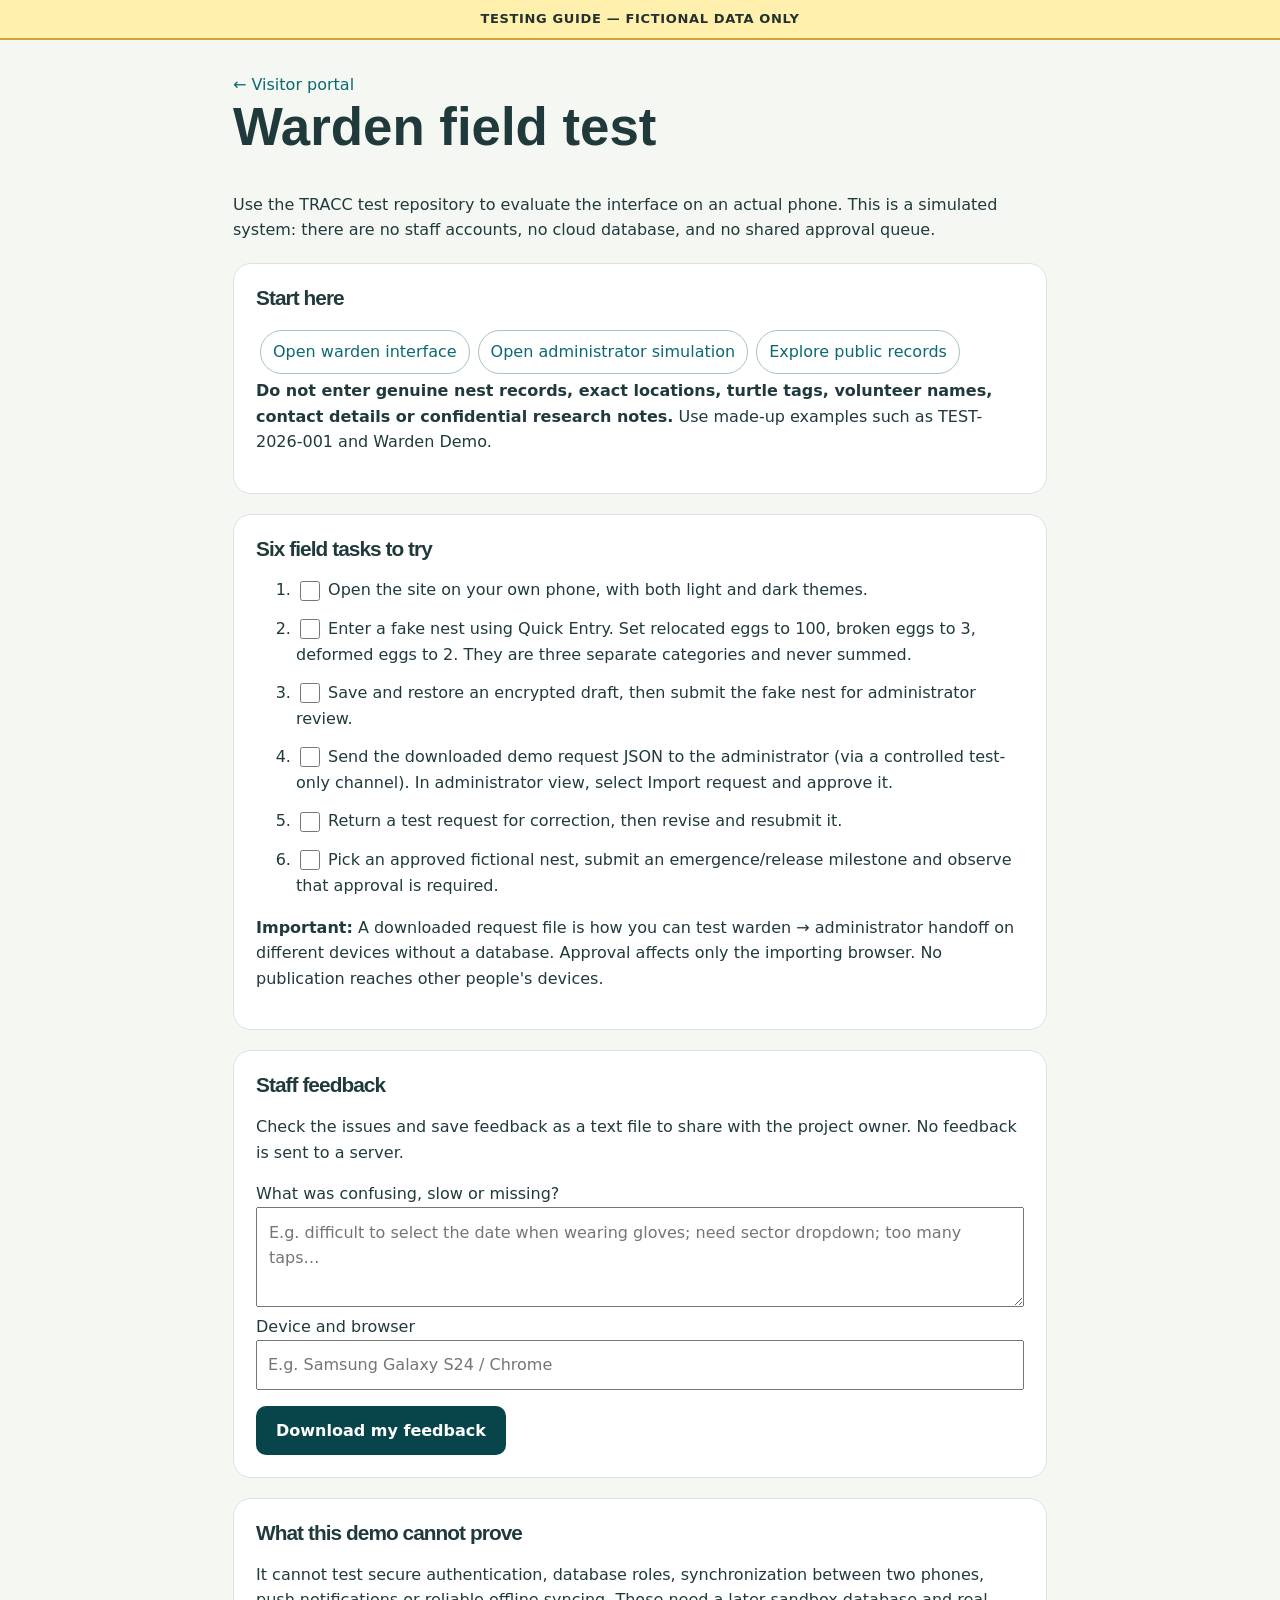
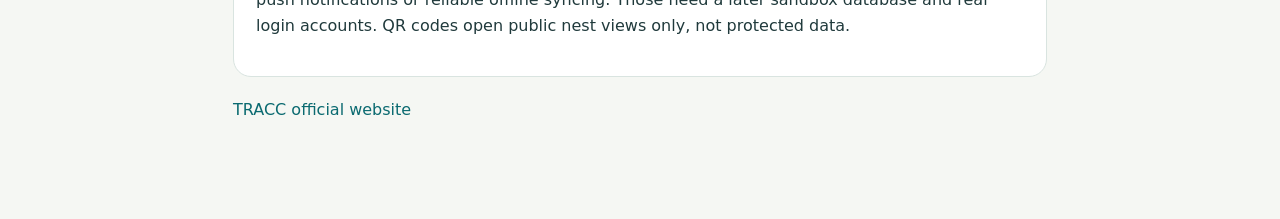
<file: testing.html>
<!doctype html><html lang="en"><head><meta charset="utf-8"><meta name="viewport" content="width=device-width, initial-scale=1"><title>TRACC Field Test Guide</title><link rel="stylesheet" href="./assets/styles.css"><style>body{background:#f5f7f3;color:#203a3c}.guide{max-width:850px;margin:auto;padding:32px 18px 80px}.guide>section{background:white;border-radius:18px;padding:22px;margin:20px 0;border:1px solid #d9e4e0}.guide h1{font-size:clamp(2rem,5vw,3.3rem)}.guide h2{font-size:1.3rem} .guide li{margin:12px 0}.guide a{color:#0a6a70}.guide .chip{display:inline-block;padding:8px 12px;border:1px solid #a7c4ba;border-radius:99px;margin:4px}.guide input[type=checkbox]{width:20px;height:20px;vertical-align:middle;accent-color:#0c746e}.guide textarea{width:100%;min-height:100px;padding:12px}.guide button{padding:12px 20px;border:0;border-radius:10px;background:#08454b;color:white;font-weight:bold}</style></head><body><div class="test-mode-strip"><strong>TESTING GUIDE — FICTIONAL DATA ONLY</strong></div><main class="guide"><a href="./index.html">← Visitor portal</a><h1>Warden field test</h1><p>Use the TRACC test repository to evaluate the interface on an actual phone. This is a simulated system: there are no staff accounts, no cloud database, and no shared approval queue.</p><section><h2>Start here</h2><a class="chip" href="./admin.html?role=warden">Open warden interface</a><a class="chip" href="./admin.html">Open administrator simulation</a><a class="chip" href="./index.html">Explore public records</a><p><strong>Do not enter genuine nest records, exact locations, turtle tags, volunteer names, contact details or confidential research notes.</strong> Use made-up examples such as TEST-2026-001 and Warden Demo.</p></section><section><h2>Six field tasks to try</h2><ol><li><label><input type="checkbox"> Open the site on your own phone, with both light and dark themes.</label></li><li><label><input type="checkbox"> Enter a fake nest using Quick Entry. Set relocated eggs to 100, broken eggs to 3, deformed eggs to 2. They are three separate categories and never summed.</label></li><li><label><input type="checkbox"> Save and restore an encrypted draft, then submit the fake nest for administrator review.</label></li><li><label><input type="checkbox"> Send the downloaded demo request JSON to the administrator (via a controlled test-only channel). In administrator view, select Import request and approve it.</label></li><li><label><input type="checkbox"> Return a test request for correction, then revise and resubmit it.</label></li><li><label><input type="checkbox"> Pick an approved fictional nest, submit an emergence/release milestone and observe that approval is required.</label></li></ol><p><strong>Important:</strong> A downloaded request file is how you can test warden → administrator handoff on different devices without a database. Approval affects only the importing browser. No publication reaches other people's devices.</p></section><section><h2>Staff feedback</h2><p>Check the issues and save feedback as a text file to share with the project owner. No feedback is sent to a server.</p><label for="testFeedback">What was confusing, slow or missing?</label><textarea id="testFeedback" placeholder="E.g. difficult to select the date when wearing gloves; need sector dropdown; too many taps…"></textarea><p><label for="testDevice">Device and browser</label><input id="testDevice" style="width:100%;padding:10px" placeholder="E.g. Samsung Galaxy S24 / Chrome"></p><button id="downloadFeedback" type="button">Download my feedback</button></section><section><h2>What this demo cannot prove</h2><p>It cannot test secure authentication, database roles, synchronization between two phones, push notifications or reliable offline syncing. Those need a later sandbox database and real login accounts. QR codes open public nest views only, not protected data.</p></section><p><a href="https://tracc.org/" target="_blank" rel="noopener">TRACC official website</a></p></main><script>document.getElementById('downloadFeedback').addEventListener('click',()=>{const body='TRACC hatchery field-test feedback\nDevice: '+document.getElementById('testDevice').value+'\n\n'+document.getElementById('testFeedback').value+'\n';const a=document.createElement('a');a.href=URL.createObjectURL(new Blob([body],{type:'text/plain'}));a.download='TRACC-field-test-feedback.txt';a.click();setTimeout(()=>URL.revokeObjectURL(a.href),1000)});</script></body></html>
</file>
<file: assets/styles.css>
:root{--ocean:#082f3a;--ocean2:#124c53;--teal:#307d78;--foam:#b9ddd1;--cream:#f9f7ef;--sand:#ede8d9;--coral:#f6a889;--ink:#1c3337;--muted:#617579;--line:#d9e1db;--white:#fff;--round:20px;--shadow:0 20px 65px rgba(7,43,47,.10)}
*{box-sizing:border-box}html{scroll-behavior:smooth}body{margin:0;background:var(--cream);color:var(--ink);font-family:'DM Sans',system-ui,-apple-system,sans-serif;font-size:16px;line-height:1.6}button,input,select,textarea{font:inherit}button{cursor:pointer}a{color:inherit;text-decoration:none}img{max-width:100%}em{font-style:normal;color:var(--teal)}h1,h2,h3,p{margin-top:0}h1,h2,h3{font-family:Outfit,'DM Sans',sans-serif;line-height:1.12}h2{letter-spacing:-.045em}h3{letter-spacing:-.02em}.container{width:min(1160px,calc(100% - 56px));margin-inline:auto}.sr-only{position:absolute;width:1px;height:1px;padding:0;margin:-1px;overflow:hidden;clip:rect(0,0,0,0);white-space:nowrap;border:0}[hidden]{display:none!important}.announcement{padding:10px 20px;background:#f8d9b7;text-align:center;font-size:12px;font-weight:700;letter-spacing:.06em;color:#613c28}.site-header{position:relative;z-index:10;background:var(--ocean);color:white;border-bottom:1px solid rgba(255,255,255,.11)}.nav-inner{height:89px;display:flex;align-items:center;justify-content:space-between;gap:20px}.brand{display:flex;gap:12px;align-items:center;flex-shrink:0}.brand-mark{display:grid;width:47px;height:47px;place-items:center;background:#2d7472;border-radius:14px}.brand-mark img{height:39px;width:39px}.brand-name{display:block;font:800 26px/1 Outfit,sans-serif;letter-spacing:.02em}.brand-dot,.footer-brand span{color:var(--coral)}.brand-caption{display:block;font-size:9px;letter-spacing:.22em;line-height:1.3;margin-top:5px;color:#a6c5c2;font-weight:700}.nav-links{display:flex;gap:35px;font-size:13px;color:#d5e5e1}.nav-links a:hover,.footer a:hover{color:var(--coral)}.nav-action{border:1px solid rgba(255,255,255,.26);border-radius:99px;font-size:13px;font-weight:700;padding:11px 18px;transition:background .2s}.nav-action:hover{background:rgba(255,255,255,.10)}
.hero{background:var(--ocean);color:white;position:relative;overflow:hidden}.hero:after{position:absolute;pointer-events:none;content:'';inset:0;background-image:radial-gradient(#b1d3cb 1px,transparent 1px);background-size:25px 25px;opacity:.045}.hero-grid{position:relative;z-index:1;display:grid;grid-template-columns:1.03fr .97fr;min-height:520px;align-items:center;padding-top:58px;padding-bottom:87px}.hero-copy{padding-bottom:6px}.eyebrow,.small-label{font-size:11px;font-weight:800;letter-spacing:.16em}.eyebrow{display:flex;align-items:center;gap:12px;color:#a9d4c6}.eyebrow-line{height:1px;width:24px;background:var(--coral)}.hero h1{font-size:clamp(48px,5vw,70px);letter-spacing:-.058em;max-width:680px;margin:22px 0 23px;font-weight:700}.hero h1 em{color:#b7dfc2}.hero-copy>p{max-width:530px;font-size:16px;line-height:1.88;color:#c0d5d4;margin-bottom:30px}.hero-buttons{display:flex;align-items:center;gap:25px;flex-wrap:wrap}.btn{border:0;display:inline-flex;align-items:center;justify-content:center;gap:15px;padding:14px 22px;border-radius:99px;font-size:13px;font-weight:800;transition:transform .2s,background .2s;line-height:1.3}.btn:hover{transform:translateY(-2px)}.btn-coral{background:var(--coral);color:#263333}.btn-coral:hover{background:#ffd0ad}.btn-dark{background:var(--ocean);color:white}.btn-dark:hover{background:var(--ocean2)}.btn-outline{background:white;border:1px solid #bbcfc7;color:var(--ocean)}.btn-danger{background:#ffebeb;color:#9e3535}.text-link{border-bottom:1px solid #87b0aa;font-size:12px;font-weight:700;color:#ebf5ee;padding-bottom:5px}.hero-footer{display:flex;align-items:center;gap:10px;font-size:12px;color:#9cbbb8;margin-top:42px}.live-pip{height:7px;width:7px;border-radius:50%;background:#a1d9bd;box-shadow:0 0 0 4px rgba(161,217,189,.10)}.hero-visual{position:relative;min-height:430px;display:flex;align-items:center;justify-content:center}.hero-orbit{position:absolute;border:1px solid rgba(148,197,179,.15);border-radius:50%;aspect-ratio:1}.orbit-1{width:410px}.orbit-2{width:540px}.hero-turtle{position:relative;z-index:1;display:block;width:min(470px,100%);transform:rotate(-7deg);filter:drop-shadow(0 17px 28px rgba(0,0,0,.15))}.bubbles{position:absolute;z-index:1;border-radius:100%;border:2px solid #8dc6c5;opacity:.45}.bubble-a{width:20px;height:20px;top:15%;left:18%}.bubble-b{width:10px;height:10px;bottom:17%;right:14%}.bubble-c{width:7px;height:7px;top:25%;right:20%}.hero-tag{position:absolute;bottom:20px;right:4px;z-index:2;display:flex;align-items:center;gap:11px;background:#f5f4e9;color:var(--ocean);padding:13px 19px;border-radius:13px;transform:rotate(3deg);font-size:12px;line-height:1.5;box-shadow:0 15px 25px #011f2866}.tag-icon{font-size:27px;color:#f39a79}.hero-curve{position:absolute;bottom:-1px;left:0;right:0;height:42px;background:var(--cream);clip-path:ellipse(60% 100% at 50% 110%)}
.stats-section{background:var(--cream);padding-top:12px;padding-bottom:22px}.stat-grid{display:grid;grid-template-columns:repeat(4,1fr);border:1px solid var(--line);border-radius:20px;background:white;box-shadow:0 8px 36px rgba(18,46,44,.035)}.stat{padding:28px 36px;position:relative}.stat+.stat:before{content:'';position:absolute;left:0;top:23%;height:54%;width:1px;background:var(--line)}.stat-icon{font-size:22px;color:var(--teal);line-height:1}.stat-value{font:700 39px/1 Outfit,sans-serif;margin-top:11px;letter-spacing:-.06em;color:var(--ocean)}.stat-label{color:var(--muted);font-size:12px;font-weight:700;margin-top:10px}.stat-footnote{margin:12px 0 0;text-align:right;color:#83918e;font-size:11px}.section-spacing{padding:86px 0}.section-topline{display:flex;align-items:center;gap:15px;color:var(--teal)}.section-topline-rule{height:1px;background:#b4c9c4;flex:1}.section-heading{display:flex;justify-content:space-between;align-items:center;margin:30px 0 31px}.section-heading h2,.story-copy h2,.how-heading h2{font-size:clamp(36px,4vw,54px);margin-bottom:14px}.section-heading p{max-width:620px;color:var(--muted);margin-bottom:0}.section-symbol{color:#bfd8c4;font-size:125px;line-height:1}.filters{display:flex;gap:11px;flex-wrap:wrap;background:white;border-radius:17px;border:1px solid var(--line);padding:12px}.search-wrap{position:relative;display:flex;align-items:center;gap:8px;background:#f7f8f4;border:1px solid #e4e9e3;border-radius:10px;padding:0 15px;flex:1 1 300px;color:var(--teal)}.search-wrap input{flex:1;min-width:0;border:0;outline:0;background:transparent;padding:13px 0;font-size:13px;color:var(--ink)}.filter-wrap select{height:48px;border:1px solid #e4e9e3;background:#f7f8f4;border-radius:10px;padding:0 32px 0 13px;min-width:135px;color:var(--ink);font-size:12px;font-weight:700;cursor:pointer}.filter-clear{border:0;background:transparent;padding:0 12px;color:var(--teal);font-size:12px;font-weight:800}.result-row{display:flex;justify-content:space-between;margin:22px 0 15px;color:var(--muted);font-size:12px}.result-row span:first-child{font-weight:800;color:var(--ocean)}.nest-grid{display:grid;grid-template-columns:repeat(3,minmax(0,1fr));gap:19px}.nest-card{background:#fff;border:1px solid var(--line);border-radius:var(--round);padding:24px;transition:transform .22s,box-shadow .22s,border-color .22s;display:flex;flex-direction:column;min-height:325px;text-align:left;color:var(--ink);width:100%}.nest-card:hover,.nest-card:focus-visible{transform:translateY(-4px);box-shadow:var(--shadow);border-color:#b0d3c4}.card-top{display:flex;align-items:center;justify-content:space-between;gap:12px}.nest-status{display:inline-flex;align-items:center;gap:7px;border-radius:99px;padding:5px 11px;background:#e7f5ea;color:#337a5d;font-size:10px;font-weight:800;white-space:nowrap}.nest-status:before{content:'';width:6px;height:6px;border-radius:100%;background:currentColor}.status-hatched{background:#e8f1fb;color:#3d6c9c}.status-emerged{background:#fff0dc;color:#946524}.status-excavated{background:#f0edf9;color:#745a9d}.card-season{font-size:11px;font-weight:800;color:#9baba5}.card-title{font:700 25px Outfit,sans-serif;margin:20px 0 5px;letter-spacing:-.035em}.card-species{color:var(--muted);font-size:12px}.progress-head{display:flex;justify-content:space-between;gap:8px;margin-top:22px;font-size:11px}.progress-head strong{color:var(--ocean)}.progress-head span{color:var(--muted)}.progress-track{height:7px;border-radius:9px;background:#e6efea;overflow:hidden;margin:9px 0 4px}.progress-fill{height:100%;border-radius:9px;background:linear-gradient(90deg,#69a99b,#bfdab3)}.progress-unknown{color:#768e87;font-size:11px;margin-top:10px}.card-detail-row{display:flex;justify-content:space-between;border-top:1px solid #edf0eb;padding-top:14px;margin-top:auto;gap:12px}.card-meta-label{font-size:10px;color:#94a5a0;display:block}.card-meta-value{font-size:12px;font-weight:700;color:var(--ocean)}.card-footer{display:flex;justify-content:space-between;align-items:center;margin-top:19px;border-top:1px solid #edf0eb;padding-top:14px;color:var(--teal);font-size:12px;font-weight:800}.card-footer span:last-child{font-size:18px}.empty-state,.load-error{text-align:center;background:#fff;border:1px dashed #cbd8ce;border-radius:20px;padding:50px 20px}.empty-icon{font-size:55px;color:var(--teal)}.empty-state p{color:var(--muted)}.load-error{color:#ae3d38}
.story-section{background:#e7efe8}.story-grid{display:grid;grid-template-columns:1fr 1fr;gap:90px;align-items:center}.story-illustration{position:relative;overflow:hidden;min-height:450px;background:#badad1;border-radius:28px}.sun-halo{position:absolute;border-radius:50%;width:350px;height:350px;background:#e5f0d1;left:50%;top:-60px;transform:translateX(-50%)}.sand-hill{position:absolute;height:210px;width:125%;left:-10%;border-radius:50% 50% 0 0}.hill-back{background:#e6cfaa;bottom:-60px;transform:rotate(-8deg)}.hill-front{background:#f0dfbf;bottom:-110px;transform:rotate(12deg)}.eggs{position:absolute;left:50%;bottom:85px;transform:translateX(-50%);display:flex;gap:-8px;align-items:end}.eggs span{display:block;width:77px;height:99px;border-radius:46% 46% 42% 42%;background:#fff9e8;border:2px solid #e9e2cf;box-shadow:inset -9px -8px #efead6,0 13px 9px #b1a18333;transform:rotate(-15deg);margin-right:-10px}.eggs span:nth-child(2){height:120px;transform:translateY(-8px) rotate(4deg);z-index:2}.eggs span:nth-child(3){transform:rotate(19deg)}.sand-line{position:absolute;border-bottom:2px solid #d1bca1;width:140px;height:20px;border-radius:50%;bottom:60px;left:15%}.sand-2{width:85px;bottom:36px;left:52%}.sand-3{width:95px;bottom:100px;left:70%}.story-spark{position:absolute;color:#f9fcf0;font-size:33px}.spark-1{left:19%;top:22%}.spark-2{right:20%;top:32%}.story-copy .small-label{color:var(--teal)}.story-copy h2{margin-top:25px;margin-bottom:25px}.story-copy p{color:#59706a;line-height:1.88}.story-highlight{display:flex;align-items:flex-start;gap:16px;margin-top:25px;padding-top:22px;border-top:1px solid #b3cfc4;font-size:13px;line-height:1.8;font-weight:700;color:var(--ocean)}.story-highlight span:first-child{font-size:26px;color:var(--teal)}
.how-section{background:#fff}.how-heading{margin:29px 0 33px}.how-heading p{color:var(--muted)}.steps{display:grid;grid-template-columns:repeat(4,1fr);gap:15px}.step{position:relative;background:#f7f8f2;border-radius:17px;padding:22px;border:1px solid #e9ede6}.step-num{display:block;font-size:11px;font-weight:800;color:#9fb3a9}.step-icon{font-size:44px;color:#6bad9a;margin:18px 0 13px;line-height:1}.step h3{font-size:18px;margin-bottom:10px}.step p{font-size:12px;color:var(--muted);line-height:1.75;margin:0}.method-note{font-size:12px;color:#758882;margin:21px 0 0;line-height:1.8;max-width:940px}.footer{background:var(--ocean);color:white;padding:48px 0}.footer-inner{display:flex;justify-content:space-between;gap:20px}.footer-brand{font:800 29px Outfit,sans-serif}.footer p{font-size:12px;color:#bbd3cf;margin:13px 0 0}.footer-right{text-align:right;display:flex;flex-direction:column;gap:9px;color:#a6c3bf;font-size:11px}.footer-links{display:flex;gap:20px;color:white;font-size:12px;margin-bottom:10px}
.nest-dialog{padding:0;width:min(700px,calc(100% - 32px));max-height:min(90dvh,900px);border:0;border-radius:22px;box-shadow:0 24px 90px #0005;overflow-y:auto;color:var(--ink)}.nest-dialog::backdrop{background:#052c33ba;backdrop-filter:blur(3px)}.dialog-shell{padding:36px;position:relative}.dialog-close{position:absolute;right:25px;top:19px;border:0;background:#f0f3ee;color:var(--ocean);font-size:26px;border-radius:50%;height:39px;width:39px;line-height:1}.dialog-kicker{font-size:11px;font-weight:800;letter-spacing:.15em;color:var(--teal);margin-bottom:13px}.dialog-title{font-size:38px;letter-spacing:-.05em;margin:0 0 8px}.dialog-subtitle{font-size:13px;color:var(--muted);margin-bottom:20px}.dialog-status{margin-bottom:20px}.dialog-timeline{padding:22px;background:#f0f7f1;border-radius:16px;margin-bottom:22px}.timeline-heading{display:flex;justify-content:space-between;gap:10px;align-items:center;font-size:13px;font-weight:800}.timeline-heading span:last-child{font-size:12px;color:var(--teal)}.timeline-note{font-size:11px;color:var(--muted);margin:8px 0 0}.dialog-details{display:grid;grid-template-columns:1fr 1fr;gap:0 22px}.detail-pair{border-bottom:1px solid var(--line);padding:12px 0}.detail-key{font-size:10px;color:#889f9a;font-weight:700;display:block;margin-bottom:5px}.detail-value{font-size:14px;font-weight:700;color:var(--ocean)}.outcome-title{margin:26px 0 13px;font-size:19px}.outcome-grid{display:grid;grid-template-columns:1fr 1fr;gap:10px}.outcome-box{background:#f4f7f2;border-radius:13px;padding:17px}.outcome-box strong{display:block;color:var(--ocean);font:700 28px Outfit,sans-serif}.outcome-box span{font-size:11px;color:var(--muted)}.dialog-note{border-left:3px solid var(--teal);background:#f5f8f5;padding:14px 17px;margin-top:20px;font-size:13px;color:#4f6961}.dialog-foot{display:flex;justify-content:space-between;align-items:center;gap:12px;margin-top:23px;font-size:11px;color:var(--muted)}.dialog-foot button{border:0;background:var(--ocean);color:#fff;padding:10px 14px;border-radius:8px;font-size:11px;font-weight:700}
.admin-page{background:#f5f7f2}.admin-main{padding-top:56px;padding-bottom:80px}.admin-title h1{font-size:clamp(36px,4vw,52px);margin:18px 0 6px}.admin-title p{color:var(--muted);margin:0}.admin-banner{border:1px solid #bcd6ca;background:#e7f3eb;border-radius:12px;padding:15px 19px;color:#255b52;font-size:13px;margin:30px 0}.admin-banner.error{background:#ffeded;border-color:#ffd1d1;color:#a13d3d}.admin-login{background:white;border:1px solid var(--line);border-radius:18px;padding:30px;max-width:440px;margin:40px auto}.admin-login h2{font-size:25px}.admin-login p{font-size:13px;color:var(--muted)}.admin-login form{display:grid;gap:15px}.admin-login label,.admin-form-panel label{font-size:12px;font-weight:800;color:#385851;display:block}.admin-login input,.admin-form-panel input:not([type=checkbox]),.admin-form-panel select,.admin-form-panel textarea{width:100%;margin-top:7px;border:1px solid #cfded6;border-radius:9px;padding:11px 12px;background:#fcfdfa;color:var(--ink);font-size:13px;font-weight:500;min-width:0}.admin-form-panel input:focus,.admin-form-panel select:focus,.admin-form-panel textarea:focus,.admin-login input:focus{outline:2px solid #9fcbbb;outline-offset:1px}.editor-toolbar{display:flex;align-items:center;justify-content:space-between;gap:20px;background:#e5f0eb;padding:20px;border:1px solid #c8dcd2;border-radius:15px;margin-bottom:20px}.editor-toolbar strong{color:var(--ocean);font-size:15px}.editor-toolbar p{color:#5f7d72;font-size:12px;margin:2px 0 0}.toolbar-actions{display:flex;gap:8px;flex-wrap:wrap}.toolbar-actions .btn{padding:10px 15px;font-size:12px}.editor-grid{display:grid;grid-template-columns:300px 1fr;gap:21px;align-items:start}.admin-list-panel,.admin-form-panel{padding:23px;background:white;border:1px solid var(--line);border-radius:18px}.panel-heading{display:flex;align-items:center;justify-content:space-between;gap:15px;margin-bottom:19px}.panel-heading h2{font-size:21px;letter-spacing:-.03em;margin:0}.small-add{background:var(--ocean);border:0;border-radius:8px;padding:9px 10px;color:#fff;font-size:11px;font-weight:800}.admin-nest-list{margin-top:13px;max-height:800px;overflow:auto}.admin-nest-row{border:0;border-bottom:1px solid var(--line);display:flex;align-items:center;justify-content:space-between;text-align:left;width:100%;padding:14px 10px;background:white;color:var(--ink)}.admin-nest-row:hover,.admin-nest-row.active{background:#ecf6ef;border-radius:8px}.admin-nest-row strong{display:block;font-size:13px}.admin-nest-row span{font-size:11px;color:var(--muted)}.field-tag{color:#819c8f;font-size:11px}.form-grid{display:grid;grid-template-columns:1fr 1fr;gap:19px 15px}.admin-form-panel textarea{resize:vertical}.admin-form-panel form>label{margin-top:22px}.publish-check{background:#f3f8f3;border:1px solid var(--line);padding:16px;border-radius:11px;margin-top:20px}.publish-check label{display:flex;align-items:center;gap:9px;font-size:13px}.publish-check input{accent-color:var(--teal);width:18px;height:18px}.publish-check small{display:block;color:var(--muted);margin-top:8px;font-size:11px}.form-actions{display:flex;align-items:center;gap:10px;flex-wrap:wrap;margin-top:24px}.admin-footer{font-size:11px;color:var(--muted);padding-bottom:30px}
@media(max-width:940px){.nav-links{gap:18px}.hero-grid{grid-template-columns:1.1fr .9fr}.hero h1{font-size:52px}.hero-visual{min-height:360px}.story-grid{gap:36px}.stat{padding:24px}.nest-grid{grid-template-columns:repeat(2,minmax(0,1fr))}.steps{grid-template-columns:repeat(2,1fr)}.editor-grid{grid-template-columns:260px 1fr}}
@media(max-width:700px){.container{width:calc(100% - 34px)}.nav-inner{height:75px}.brand-mark{width:40px;height:40px}.brand-name{font-size:23px}.brand-caption{font-size:8px}.nav-links{display:none}.nav-action{padding:9px 12px;font-size:11px}.hero-grid{display:flex;flex-direction:column;align-items:stretch;padding-top:46px;padding-bottom:64px}.hero h1{font-size:clamp(44px,10vw,62px)}.hero-copy>p{font-size:14px;line-height:1.8}.hero-visual{min-height:310px;margin-top:15px}.hero-turtle{height:325px}.hero-orbit.orbit-1{width:290px}.hero-orbit.orbit-2{width:380px}.hero-tag{bottom:0;right:4px;font-size:10px}.hero-footer{margin-top:26px}.stats-section{padding-top:15px}.stat-grid{grid-template-columns:repeat(2,1fr)}.stat{padding:23px}.stat:nth-child(3),.stat:nth-child(4){border-top:1px solid var(--line)}.stat:nth-child(3):before{display:none}.stat-value{font-size:33px}.stat-footnote{text-align:left}.section-spacing{padding:67px 0}.section-heading{align-items:flex-start}.section-symbol{display:none}.section-heading h2,.story-copy h2,.how-heading h2{font-size:41px}.filters{display:grid;grid-template-columns:1fr 1fr}.filters>.search-wrap{grid-column:span 2}.filter-wrap select{width:100%;min-width:0}.filter-clear{text-align:left;padding:0 10px}.nest-grid{grid-template-columns:1fr}.nest-card{min-height:295px}.story-grid{grid-template-columns:1fr;gap:32px}.story-illustration{min-height:350px}.steps{grid-template-columns:1fr}.step{padding:20px}.footer-inner{flex-direction:column}.footer-right{text-align:left}.footer-links{flex-wrap:wrap}.dialog-shell{padding:25px 20px}.dialog-title{font-size:32px}.dialog-details{grid-template-columns:1fr 1fr}.admin-main{padding-top:38px}.editor-grid{grid-template-columns:1fr}.editor-toolbar{align-items:flex-start;flex-direction:column}.form-grid{grid-template-columns:1fr}.toolbar-actions{width:100%}.admin-nest-list{max-height:240px}.admin-list-panel,.admin-form-panel{padding:20px}}
@media(prefers-reduced-motion:reduce){html{scroll-behavior:auto}*,*:before,*:after{transition-duration:0.01ms!important;animation-duration:0.01ms!important}}

/* V2: public hatchery impact dashboard, review workflow, and social footer. */
.stats-section{padding:70px 0 82px;background:#f0f6f0;scroll-margin-top:90px}
.stats-header{display:flex;align-items:end;justify-content:space-between;gap:30px;margin-bottom:23px}
.stats-header h2{font-size:clamp(30px,4vw,51px);letter-spacing:-.05em;line-height:1.04;margin:12px 0;color:var(--ocean)}
.stats-header h2 em{font-weight:500;color:#4e927b}
.stats-header p{font-size:13px;max-width:550px;color:#627d70;margin:0;line-height:1.75}
.stats-controls{display:flex;align-items:center;flex-wrap:wrap;gap:11px}
.stats-controls label{font-size:11px;font-weight:800;color:#3e6155;display:flex;gap:6px;flex-direction:column}
.stats-controls select{border:1px solid #c5d8ca;background:white;border-radius:10px;padding:12px 15px;min-width:145px;color:var(--ocean);font-size:13px;font-weight:600}
.stats-section .stat-grid{border:1px solid #dbe8dd;background:#fff;border-radius:17px;overflow:hidden}
.stats-section .stat{padding:26px 23px}
.stats-section .stat-value{font-size:clamp(31px,3.5vw,47px)}
.stats-section .stat-footnote{margin:12px 2px 27px;font-size:12px;text-align:left;color:#657e71}
.impact-breakdowns{display:grid;grid-template-columns:1fr 1fr;gap:17px}
.impact-table-card{background:#fff;border-radius:17px;border:1px solid #dce9de;overflow:hidden;box-shadow:0 8px 26px #063d2510}
.impact-table-head{padding:21px 23px 14px;border-bottom:1px solid #edf3ed;display:flex;justify-content:space-between;gap:12px;align-items:center}
.impact-table-head h3{font-size:21px;margin:0;color:var(--ocean);letter-spacing:-.03em}
.impact-table-head span{font-size:11px;color:#7d9285}
.impact-table-scroll{overflow-x:auto}
.impact-table-card table{border-collapse:collapse;width:100%;font-size:12px;min-width:360px}
.impact-table-card th{background:#f7faf6;color:#638074;font-size:10px;letter-spacing:.04em;text-transform:uppercase;padding:12px 21px;text-align:right}
.impact-table-card td{padding:13px 21px;text-align:right;color:#244e42;border-top:1px solid #eef3ef;font-variant-numeric:tabular-nums}
.impact-table-card th:first-child,.impact-table-card td:first-child{text-align:left;font-weight:700}
.impact-table-card tbody tr:hover{background:#f9fcf9}
.impact-table-card .empty-breakdown{text-align:left;color:#82928b}
.impact-method{font-size:11px;color:#657e71;line-height:1.65;margin:14px 0 0}
.footer-disclaimer{margin-top:28px!important;line-height:1.8!important;max-width:520px;font-size:11px!important;color:#c8dcd2!important}
.footer-social{display:flex;justify-content:flex-end;align-items:center;gap:10px;flex-wrap:wrap;margin:11px 0}
.footer-social strong{display:block;width:100%;font-size:12px;color:#fff}
.footer-social a{display:inline-flex;align-items:center;gap:8px;border:1px solid #88aaa499;padding:10px 12px;border-radius:11px;color:#fff;font-size:12px;font-weight:700;transition:background .2s}
.footer-social a:hover{background:#ffffff24}
.workflow-strip{display:flex;justify-content:space-between;gap:16px;flex-wrap:wrap;padding:17px 22px;margin-bottom:22px;background:#e7f0eb;border-radius:14px;color:#2d6652;font-size:12px;font-weight:700}
.workflow-strip span{display:flex;align-items:center;gap:9px}
.workflow-strip b{background:#1f6d5a;color:white;border-radius:50%;width:23px;height:23px;display:grid;place-items:center}
.admin-field-heading{font-size:12px;font-weight:900;color:var(--ocean);letter-spacing:.045em;text-transform:uppercase;border-bottom:1px solid #dce9e0;margin-bottom:19px;padding:0 0 12px}
.field-note,.staff-helper{font-size:12px;color:#658074;line-height:1.75}
.private-details{margin-top:25px;background:#f4f8f5;border:1px solid #d3e3d6;border-radius:14px;padding:17px}
.private-details summary{font-weight:800;color:var(--ocean);cursor:pointer;font-size:14px}
.private-details>p{color:#667e73;font-size:12px;line-height:1.7}
.private-details>.form-grid{margin-top:21px}
.private-details>label{margin-top:20px;display:block}
.review-panel{margin:29px 0;padding:27px;border:1px solid #dce8de;background:#fff;border-radius:18px}
.review-count{font-size:12px;font-weight:800;border-radius:30px;background:#e6f3e9;color:#32694e;padding:8px 13px}
.review-item{border:1px solid #dce5dd;border-radius:13px;margin-top:13px;padding:20px;background:#fff}
.review-item-top{display:flex;align-items:center;justify-content:space-between;gap:12px}
.review-item-top strong{color:var(--ocean);font-size:14px}
.review-state{text-transform:capitalize;color:#84692f;font-size:11px;font-weight:800;background:#fff4d6;border-radius:10px;padding:5px 10px}
.review-state.approved{color:#236948;background:#ddf4e6}
.review-state.rejected{color:#9d3939;background:#ffeaea}
.review-details{margin-top:15px;border-top:1px solid #eef2ed;padding-top:15px}
.review-details summary{font-size:12px;cursor:pointer;color:#315a4c;font-weight:800}
.review-details pre{max-height:340px;overflow:auto;font:11px/1.6 ui-monospace,SFMono-Regular,Consolas,monospace;color:#2a4d40;white-space:pre-wrap;overflow-wrap:anywhere;background:#f2f7f2;padding:16px;border-radius:10px}
.review-actions{display:flex;align-items:center;gap:9px;flex-wrap:wrap;margin-top:18px}
.review-actions input{border:1px solid #cfded6;border-radius:9px;padding:10px 12px;min-width:190px;flex:1}
.review-actions .btn{font-size:12px;padding:10px 15px}
@media(max-width:900px){.stats-header{align-items:flex-start;flex-direction:column}.impact-breakdowns{grid-template-columns:1fr}}
@media(max-width:700px){.stats-section{padding:53px 0}.stats-controls{width:100%}.stats-controls label{flex:1;min-width:130px}.stats-controls select{width:100%;min-width:0}.impact-table-head{padding:16px}.impact-table-card th,.impact-table-card td{padding:12px}.footer-social{justify-content:flex-start}.workflow-strip{flex-direction:column}.review-panel{padding:18px}.review-item{padding:15px}}

/* V3: TRACC brand, trend visualization, switchable layout and flexible metadata. */
.brand-logo-wrap{display:flex;align-items:center;justify-content:center;width:159px;height:55px;flex-shrink:0}
.brand-logo{width:100%;max-height:52px;object-fit:contain;object-position:center}
.brand{gap:10px}.brand-caption{letter-spacing:.14em;font-size:9px;margin-top:0;white-space:nowrap}
.footer-logo{width:175px;height:auto;filter:drop-shadow(0 0 0 transparent)}
.impact-insights{display:grid;grid-template-columns:minmax(0,1.7fr) minmax(210px,.8fr);gap:17px;margin-bottom:17px}
.impact-chart-card,.impact-trend-copy{background:#fff;border:1px solid #dce9de;border-radius:17px;padding:23px;min-width:0}
.impact-chart-head{display:flex;justify-content:space-between;align-items:start;gap:16px}.impact-chart-head h3{font-size:21px;margin:5px 0 4px;color:var(--ocean)}.impact-chart-head p,.chart-note{color:#759086;font-size:12px;margin:0}.chart-note{margin-top:6px}.chart-icon{font-size:29px;color:#4d9386}
.trend-svg-wrap{min-height:220px;margin-top:12px}.trend-svg-wrap svg{display:block;width:100%;height:auto;overflow:visible}.trend-svg-wrap .axis-label{fill:#698479;font-size:12px;font-weight:600}.trend-svg-wrap .grid-line{stroke:#e3eee8;stroke-width:1}.trend-svg-wrap .series-line{fill:none;stroke:#298b8e;stroke-width:3.5;stroke-linejoin:round;stroke-linecap:round}.trend-svg-wrap .series-dot{fill:#fafdf8;stroke:#298b8e;stroke-width:3}.trend-svg-wrap .y-label{fill:#799589;font-size:12px}
.impact-trend-copy{background:#e8f2eb;display:flex;flex-direction:column;justify-content:center}.impact-trend-copy h3{font-size:25px;line-height:1.15;margin:15px 0 10px;color:var(--ocean)}.impact-trend-copy p{font-size:12px;color:#577668;line-height:1.8}.trend-legend{font-size:11px;color:#426f64;margin-top:12px}.trend-legend i{display:inline-block;width:17px;height:4px;border-radius:6px;background:#298b8e;margin-right:6px;vertical-align:middle}
.result-tools{display:flex;align-items:center;gap:15px}.view-switch{display:flex;align-items:center;background:#e8f1ed;padding:3px;border-radius:10px;border:1px solid #d3e3dc}.view-switch button{display:flex;align-items:center;gap:5px;font-size:12px;border:0;padding:8px 12px;border-radius:8px;color:#627d70;background:transparent;font-weight:700}.view-switch .view-active{background:var(--ocean);color:white;box-shadow:0 3px 9px #072e3b22}
.nest-grid.list-layout{display:flex;flex-direction:column;gap:12px}.nest-grid.list-layout .nest-card{min-height:0;padding:18px 21px;display:grid;grid-template-columns:minmax(205px,1.2fr) minmax(170px,1fr) minmax(160px,1fr) minmax(120px,.65fr);gap:20px;align-items:center}.nest-grid.list-layout .nest-card .card-title{margin:9px 0 0;font-size:20px}.nest-grid.list-layout .nest-card .card-top{justify-content:start;gap:13px}.nest-grid.list-layout .nest-card .card-season{font-size:10px}.nest-grid.list-layout .nest-card .nest-card-progress{width:100%}.nest-grid.list-layout .nest-card .card-detail-row{border:0;padding:0;margin:0;gap:14px}.nest-grid.list-layout .nest-card .card-footer{margin:0;padding:0;border:0;gap:9px}
.release-fieldset,.mother-fieldset,.metadata-fieldset{border:1px solid #d4e5d9;border-radius:14px;padding:18px;margin:22px 0 0;background:#f8fcf8}.release-fieldset legend,.mother-fieldset legend,.metadata-head legend{font-size:15px;font-weight:800;color:var(--ocean);padding:0 7px}.release-fieldset .field-note,.mother-fieldset .field-note,.metadata-fieldset .field-note{font-size:12px;color:#658079;margin:4px 0 14px}.mother-fieldset>label{display:block;margin-top:17px}.metadata-head{display:flex;align-items:center;justify-content:space-between;gap:10px;margin-bottom:9px}.metadata-head legend{display:block}.metadata-head .btn{padding:9px 11px;font-size:12px}.metadata-rows{display:flex;flex-direction:column;gap:10px}.metadata-row{display:grid;grid-template-columns:minmax(0,1fr) minmax(0,1.35fr) minmax(0,1fr) auto;align-items:end;gap:8px;padding:13px;background:#fff;border:1px solid #e1eae3;border-radius:12px}.metadata-row label{font-size:11px;font-weight:700;color:#58756b}.metadata-row input,.metadata-row select{width:100%;padding:10px;border:1px solid #cbdcd1;border-radius:8px;margin-top:5px;font-size:13px}.metadata-remove{background:#fcefeb;color:#87443e;border:0;padding:9px 11px;border-radius:9px;font-size:12px}.custom-metadata-list{display:grid;grid-template-columns:1fr 1fr;gap:7px 13px}.mother-section{background:#edf7ef;border-radius:12px;padding:17px;margin-top:23px}.mother-section h3{color:var(--ocean);font-size:18px;margin-bottom:12px}.mother-section .detail-pair{border-bottom:1px solid #d6e6db}
@media(max-width:1050px){.nest-grid.list-layout .nest-card{grid-template-columns:minmax(175px,1.1fr) minmax(150px,1fr) minmax(170px,1fr)}.nest-grid.list-layout .nest-card .card-footer{display:none}}
@media(max-width:780px){.impact-insights{grid-template-columns:1fr}.nest-grid.list-layout .nest-card{grid-template-columns:1fr 1fr;align-items:start}.nest-grid.list-layout .nest-card .card-footer{display:flex}.metadata-row{grid-template-columns:1fr 1fr}.result-tools{gap:8px}.sort-note{display:none}}
@media(max-width:500px){.brand-logo-wrap{width:122px;height:47px}.brand-logo{max-height:44px}.brand-caption{font-size:7px;white-space:normal}.nest-grid.list-layout .nest-card{display:flex;flex-direction:column;gap:8px}.nest-grid.list-layout .nest-card .card-detail-row{width:100%;padding-top:10px}.nest-grid.list-layout .nest-card .card-footer{width:100%;padding-top:6px}.metadata-row{grid-template-columns:1fr}.view-switch button{font-size:11px;padding:7px 8px}.view-switch svg{width:15px}.footer-logo{width:150px}}

.stats-overview{display:grid;grid-template-columns:minmax(0,.9fr) minmax(0,1.25fr);gap:19px;align-items:start;margin-bottom:22px}
.stats-overview .stat-grid{grid-template-columns:repeat(2,minmax(0,1fr));box-shadow:none}
.stats-overview .stat{padding:25px 24px;min-height:140px}
.stats-overview .stat:nth-child(3),.stats-overview .stat:nth-child(4){border-top:1px solid var(--line)}
.stats-overview .stat:nth-child(3):before{display:none}
.stats-overview .stat:nth-child(4):before{height:54%}
.stats-overview .stat-value{font-size:clamp(32px,3vw,43px)}
.stats-overview .stat-footnote{margin-bottom:0;font-size:11px;line-height:1.6}
.stats-overview .impact-chart-card{min-height:360px}
.metadata-title{font-size:15px;color:var(--ocean);font-weight:800}
@media(max-width:900px){.stats-overview{grid-template-columns:1fr}.stats-overview .stat{min-height:120px}.stats-overview .impact-chart-card{min-height:0}}
@media(max-width:480px){.stats-overview .stat{padding:17px 15px;min-height:112px}.stats-overview .stat-value{font-size:30px}.stats-overview .stat-label{font-size:10px}.stats-overview .impact-chart-card{padding:15px}}

.mother-share-control{display:flex!important;gap:10px;align-items:flex-start;margin:19px 0 0;font-size:13px;font-weight:700;color:#315f51}.mother-share-control input{width:17px!important;height:17px;margin:3px 0 0;accent-color:var(--teal);flex-shrink:0}

@media(max-width:700px){.trend-svg-wrap{overflow-x:auto;padding-bottom:8px}.trend-svg-wrap svg{min-width:580px}}

/* V4: locally grounded map, activity feed, flexible sorting and XLSX staff exports */
html{scroll-padding-top:24px}
.brand-logo-wrap{width:208px;height:71px}
.brand-logo{max-height:67px}
.nav-inner{height:108px}
.brand{gap:13px}
.brand-caption{font-size:9px;letter-spacing:.17em}
.hero-artwork{position:relative;z-index:1;width:min(500px,100%);display:flex;justify-content:center;align-items:center}
.hero-custom-art{display:block;max-height:490px;width:auto;max-width:100%;object-fit:contain;filter:drop-shadow(0 18px 22px rgba(0,0,0,.16))}
.nest-status::before{display:none}
.status-art-fallback{display:inline-flex;align-items:center;justify-content:center;width:18px;height:18px;border-radius:50%;font-size:17px;color:currentColor}
.status-art{width:24px;height:24px;object-fit:contain}
.dialog-status .nest-status{font-size:13px;padding:8px 13px}
.card-detail-row{flex-wrap:wrap;gap:14px 10px}
.card-detail-row>div{flex:1 1 29%;min-width:88px}
.card-meta-value.hatchlings-value{font-size:17px;color:#247d69}
.nest-sort{display:flex;align-items:center;gap:8px;white-space:nowrap;font-size:12px;font-weight:700;color:#536b67}
.nest-sort select{appearance:auto;padding:8px 27px 8px 10px;background:#fff;border:1px solid #d3e3dc;border-radius:9px;color:var(--ocean);font-size:12px;font-weight:700;min-width:150px}
.dialog-map-link{font-size:13px;font-weight:800;color:#177771;margin:12px 0 20px}
.dialog-map-link a{border-bottom:1px solid currentColor;padding-bottom:3px}
.activity-band{background:#e8f2ed;border-bottom:1px solid #d6e5d9;padding:28px 0}
.activity-inner{display:grid;grid-template-columns:minmax(215px,.75fr) minmax(0,1.7fr);gap:26px;align-items:center}
.activity-heading h2{font-size:clamp(21px,2.2vw,28px);letter-spacing:-.03em;margin:6px 0 8px;color:var(--ocean)}
.activity-heading p{font-size:12px;line-height:1.55;color:#59766b;margin-bottom:0}
.activity-feed{display:grid;grid-template-columns:repeat(2,minmax(0,1fr));gap:9px}
.activity-item{position:relative;display:flex;flex-direction:column;align-items:flex-start;gap:1px;text-align:left;background:white;border:1px solid #dbe9df;border-radius:13px;padding:12px 38px 12px 14px;min-width:0;color:#58766d;transition:transform .2s,box-shadow .2s}
.activity-item:hover,.activity-item:focus-visible{transform:translateY(-2px);box-shadow:0 8px 18px #0a393a13}
.activity-item strong{font-size:13px;color:var(--ocean)}
.activity-item>span:not(.activity-arrow){font-size:10px;overflow:hidden;text-overflow:ellipsis;max-width:100%;white-space:nowrap}
.activity-item .activity-date{font-size:10px;font-weight:800;letter-spacing:.04em;color:#238874!important}
.activity-arrow{position:absolute;right:13px;top:17px;color:#19806c;font-weight:800}
.activity-empty{grid-column:1/-1;margin:0;font-size:13px;color:#5a746b}
.sector-section{background:#f3f3e8}
.sector-layout{display:grid;grid-template-columns:minmax(0,.8fr) minmax(0,1.1fr);align-items:center;gap:75px}
.sector-info h2{font-size:clamp(37px,4.2vw,59px);letter-spacing:-.045em;margin:12px 0 20px}
.sector-info>p{font-size:15px;line-height:1.85;color:#5e766c}
.sector-info .small-label{color:#468476}
.sector-selected{display:flex;align-items:flex-start;gap:15px;background:white;border:1px solid #dce9dc;border-left:5px solid #66a999;border-radius:15px;padding:17px;margin:25px 0 14px;box-shadow:0 13px 26px #1e44450e}
.sector-selected-dot{display:grid;place-items:center;min-width:42px;height:42px;border-radius:12px;background:#d8eee1;font-size:23px;color:#277a65}
.sector-selected div{display:flex;flex-direction:column;gap:4px}
.sector-selected strong{font-size:16px;color:var(--ocean)}
.sector-selected div span{font-size:12px;line-height:1.6;color:#71857c}
.sector-info .sector-note{font-size:11px;color:#85968a;margin-bottom:24px}
.sector-map-card{background:#092e3a;border-radius:24px;padding:15px 15px 13px;box-shadow:0 34px 70px #11312d26;transform:rotate(.5deg);overflow:hidden}
.sector-map-top,.sector-map-footer{display:flex;align-items:center;justify-content:space-between;gap:12px;color:#d8ece6;padding:10px 9px 14px;font-size:10px;letter-spacing:.12em;font-weight:800}
.sector-map-card>a{display:block;background:#141f28;border-radius:14px;overflow:hidden;line-height:0}
.sector-map-card img{width:100%;height:auto;max-height:660px;object-fit:contain;display:block;margin:auto}
.sector-map-card>a:hover img{filter:brightness(1.07)}
.sector-map-footer{color:#9ac5bd;letter-spacing:0;font-size:11px;padding:14px 10px 6px}
.export-panel{background:#e9f3ee;border:1px solid #d2e3d7;border-radius:18px;padding:25px;margin:24px 0}
.export-grid{display:grid;grid-template-columns:repeat(2,minmax(0,1fr));gap:15px;max-width:840px}
.export-grid label{display:flex;flex-direction:column;gap:6px;font-size:12px;font-weight:800;color:#44665a}
.export-grid select{width:100%;height:44px;border:1px solid #c8dbce;border-radius:8px;padding:0 12px;background:#fff;color:#153f39}
.export-private-control{display:flex;align-items:center;gap:9px;margin-top:18px;font-weight:700;font-size:12px;color:#345a50}
.export-private-control input{width:17px;height:17px;accent-color:var(--teal)}
.export-warning{margin:11px 0 20px;max-width:760px}
@media(max-width:1100px){.sector-layout{gap:38px}.brand-logo-wrap{width:174px;height:62px}.brand-logo{max-height:60px}.nav-inner{height:96px}.nav-links{gap:18px}}
@media(max-width:850px){.activity-inner{grid-template-columns:1fr;gap:17px}.sector-layout{grid-template-columns:1fr;gap:28px}.sector-info{max-width:700px}.sector-map-card{width:min(100%,600px);justify-self:center}.nav-inner{height:82px}.brand-logo-wrap{width:152px;height:52px}.brand-logo{max-height:50px}}
@media(max-width:620px){.activity-band{padding:25px 0}.activity-feed{grid-template-columns:1fr}.result-row{flex-wrap:wrap;align-items:center;gap:11px}.result-tools{flex-wrap:wrap;justify-content:space-between;width:100%}.nest-sort select{min-width:136px}.sector-section{padding:55px 0}.sector-map-card{padding:9px;border-radius:16px}.sector-map-card img{max-height:550px}.sector-map-top,.sector-map-footer{font-size:9px}.export-grid{grid-template-columns:1fr}.export-panel{padding:18px}.brand-logo-wrap{width:146px;height:52px}.brand-logo{max-height:50px}.brand-caption{font-size:7px}.nav-inner{height:80px}}

/* ========================= TRACC V5: staff field workflow ========================= */
[hidden] {display:none!important}
.entry-mode-controls{display:flex;align-items:center;gap:9px;flex-wrap:wrap;margin:0 0 16px}
.mode-chip{font:inherit;font-size:.84rem;font-weight:750;border:1px solid #aec5bf;background:#f1f8f5;color:#254d49;border-radius:22px;min-height:40px;padding:9px 17px;cursor:pointer}
.mode-chip.active,.mode-chip[aria-pressed="true"]{background:#0a414b;color:#fff;border-color:#0a414b}
.mode-help{font-size:.8rem;color:#687d7b;flex-basis:100%}
#nestForm.quick-mode .detail-only{display:none!important}
.draft-toolbar{display:flex;gap:12px;align-items:center;justify-content:space-between;flex-wrap:wrap;border:1px dashed #aac5be;padding:13px 16px;border-radius:13px;background:#f5faf8;margin-bottom:17px;font-size:.81rem;color:#385d59}
.draft-toolbar>div{display:flex;gap:7px;flex-wrap:wrap}
.draft-toolbar .btn{font-size:.77rem;min-height:36px;padding:7px 12px}
#milestoneForm{padding:4px 0 9px}
.milestone-intro{border:1px solid #d9e8e0;background:#f5faf6;padding:16px 18px;border-radius:15px;margin-bottom:18px}
.milestone-intro h3{font-size:1.35rem;margin:3px 0 8px;color:#124047}
.milestone-intro p{font-size:.85rem;line-height:1.6;color:#607c76;margin:0}
#milestoneForm>label{display:flex;flex-direction:column;gap:8px;margin:12px 0}
#milestoneForm details{margin:15px 0;padding:14px;border:1px solid #dce8e4;border-radius:14px}
#milestoneForm summary{font-weight:700;cursor:pointer}
#milestoneForm details .form-grid{margin-top:16px}
#milestoneForm textarea{width:100%;border:1px solid #bacdc7;border-radius:10px;padding:12px;background:white}
#milestoneForm .form-actions{margin-top:19px}
.review-state.returned{background:#fcdfb8;color:#805413}
.review-actions{display:flex;flex-wrap:wrap;gap:8px}
.review-actions input{flex:1 1 230px;min-height:41px}
.review-actions .btn{flex:0 0 auto}
#auditSection .review-details{margin:10px 0}
#auditSection pre{max-height:280px;overflow:auto;white-space:pre-wrap;word-break:break-word}
/* ========================== TRACC V5: visitor tools ========================== */
.visitor-top-actions{display:flex;align-items:center;gap:10px}
.lang-toggle{font:inherit;cursor:pointer;border:1px solid #92b9ae;color:#194d4b;background:#e9f6f1;font-weight:800;min-width:44px;min-height:42px;padding:6px 9px;border-radius:12px}
.lang-toggle:focus-visible,.mode-chip:focus-visible{outline:3px solid #e7aa69;outline-offset:2px}
.followed-filter{display:inline-flex;align-items:center;gap:6px;cursor:pointer;white-space:nowrap;font-size:.79rem;font-weight:650;color:#496b61}
.followed-filter input{width:17px;height:17px;accent-color:#1d8070}
.nest-qr-panel{margin:13px 0 20px;border:1px solid #cee3dd;border-radius:17px;background:#f6fbf9;padding:20px;text-align:center}
.nest-qr-code{margin:12px auto;width:max-content;max-width:100%;background:white;border:1px solid #e2eae6;border-radius:10px;padding:9px;overflow:auto}
.nest-qr-code svg{display:block;width:min(240px,70vw);height:auto}
.nest-qr-panel .qr-hint{font-size:.78rem;color:#59766e;margin:0 0 12px}
#followNest[aria-pressed="true"]{background:#e0f3e7;border-color:#75a38b;color:#124e3b}
@media(max-width:800px){.visitor-top-actions{gap:4px}.lang-toggle{min-width:39px;padding:5px}.followed-filter{white-space:normal;font-size:.76rem}.draft-toolbar .btn{min-height:41px}}
@media(max-width:540px){.entry-mode-controls{gap:7px}.mode-chip{flex:1}.draft-toolbar>div{width:100%}.draft-toolbar .btn{flex:1}.visitor-top-actions .nav-action{font-size:.73rem;padding:9px 11px}}

/* ========================= TRACC V6: relocation eggs, derived phase, accessible theme ========================= */
.egg-entry-fieldset{border:1px solid #c7d9cd;border-radius:16px;padding:20px;margin:22px 0 18px;background:#f0f7ef;min-width:0}
.egg-entry-fieldset legend{font-weight:850;font-size:15px;color:var(--ocean);padding:0 8px}
.egg-entry-fieldset .field-note{margin:4px 0 15px;font-size:12px;max-width:800px}
.egg-entry-grid{display:grid;grid-template-columns:repeat(3,minmax(0,1fr));gap:12px}
.egg-count-tile{border:1px solid #d5e5db;border-radius:13px;background:white;padding:16px 14px;display:flex!important;flex-direction:column;gap:5px;min-width:0}
.egg-count-tile.egg-relocated{border:2px solid #81be9e;background:#f8fff9}
.egg-tile-number{font-size:10px;letter-spacing:.09em;color:#598374;font-weight:850}
.egg-tile-name{font-size:16px;color:#153d35;font-weight:850;letter-spacing:-.025em}
.egg-count-tile input{height:48px;margin-top:3px!important;font-size:18px!important;font-weight:750!important;font-variant-numeric:tabular-nums}
.egg-count-tile small{font-size:10px;font-weight:500;color:#627b70}
.status-emergence_soon{background:#fff0cc;color:#885416}
.status-awaiting_update{background:#fff0e8;color:#a75933}
.phase-hint{margin:7px 0 0;font-size:11px;color:#9a6424;font-weight:720;line-height:1.5}
.theme-switch{display:inline-flex;align-items:center;justify-content:center;gap:7px;min-height:41px;padding:8px 13px;border:1px solid #789e99a6;border-radius:99px;color:#f5f7ee;background:#ffffff12;font-weight:750;font-size:12px;white-space:nowrap;cursor:pointer;transition:background .2s,border-color .2s}
.theme-switch:hover,.theme-switch:focus-visible{background:#ffffff24;border-color:#c4e7da;outline-offset:3px}
.theme-switch-icon{font-size:19px;line-height:1}
.staff-nav-actions{display:flex;align-items:center;gap:11px}
@media(max-width:740px){.egg-entry-grid{grid-template-columns:1fr 1fr}.egg-relocated{grid-column:1/-1}}
@media(max-width:480px){.egg-entry-fieldset{padding:14px}.egg-entry-grid{grid-template-columns:1fr}.egg-relocated{grid-column:auto}.theme-switch{padding:7px 10px}.theme-switch-label{display:none}.staff-nav-actions{gap:7px}}

/* Dark mode: backgrounds/inputs/tables/dialogs apply to both public and staff pages.
   Brand header, hero and footer remain ocean blue for a consistent TRACC identity. */
html[data-theme="dark"]{color-scheme:dark;--cream:#0d2128;--ink:#e5eee9;--muted:#afc6c0;--line:#355259;--teal:#a2dbc1;--white:#17363d;--shadow:0 20px 55px #0005}
html[data-theme="dark"] body,
html[data-theme="dark"] .admin-page,
html[data-theme="dark"] .stats-section,
html[data-theme="dark"] .sector-section,
html[data-theme="dark"] .story-section,
html[data-theme="dark"] .how-section{background:#0d2128;color:#e5eee9}
html[data-theme="dark"] .story-section,
html[data-theme="dark"] .sector-section{background:#102931}
html[data-theme="dark"] .activity-band{background:#14343a;border-color:#34545a}
html[data-theme="dark"] .stats-overview .stat-grid,
html[data-theme="dark"] .stats-section .stat-grid,
html[data-theme="dark"] .stat-grid,
html[data-theme="dark"] .impact-table-card,
html[data-theme="dark"] .impact-chart-card,
html[data-theme="dark"] .filters,
html[data-theme="dark"] .nest-card,
html[data-theme="dark"] .step,
html[data-theme="dark"] .activity-item,
html[data-theme="dark"] .sector-selected,
html[data-theme="dark"] .admin-form-panel,
html[data-theme="dark"] .admin-list-panel,
html[data-theme="dark"] .admin-login,
html[data-theme="dark"] .review-panel,
html[data-theme="dark"] .review-item,
html[data-theme="dark"] .metadata-row,
html[data-theme="dark"] .impact-trend-copy,
html[data-theme="dark"] .empty-state,
html[data-theme="dark"] .load-error,
html[data-theme="dark"] .nest-dialog,
html[data-theme="dark"] .egg-count-tile{background:#17353d;color:#e5eee9;border-color:#365760}
html[data-theme="dark"] .egg-entry-fieldset,
html[data-theme="dark"] .release-fieldset,
html[data-theme="dark"] .mother-fieldset,
html[data-theme="dark"] .metadata-fieldset,
html[data-theme="dark"] .private-details,
html[data-theme="dark"] .draft-toolbar,
html[data-theme="dark"] .editor-toolbar,
html[data-theme="dark"] .workflow-strip,
html[data-theme="dark"] .export-panel,
html[data-theme="dark"] .milestone-intro,
html[data-theme="dark"] .dialog-timeline,
html[data-theme="dark"] .outcome-box,
html[data-theme="dark"] .dialog-note,
html[data-theme="dark"] .mother-section,
html[data-theme="dark"] .nest-qr-panel{background:#1a3d43;color:#dfede8;border-color:#40646a}
html[data-theme="dark"] .egg-count-tile.egg-relocated{background:#214c42;border-color:#80c4a3}
html[data-theme="dark"] .mode-chip{background:#1c3d43;border-color:#476a69;color:#e1f4e9}
html[data-theme="dark"] .mode-chip.active{background:#66b69b;color:#092b2b}
html[data-theme="dark"] .stats-header h2,
html[data-theme="dark"] .stat-value,
html[data-theme="dark"] .impact-table-head h3,
html[data-theme="dark"] .impact-chart-head h3,
html[data-theme="dark"] .activity-heading h2,
html[data-theme="dark"] .activity-item strong,
html[data-theme="dark"] .sector-selected strong,
html[data-theme="dark"] .story-highlight,
html[data-theme="dark"] .progress-head strong,
html[data-theme="dark"] .card-meta-value,
html[data-theme="dark"] .detail-value,
html[data-theme="dark"] .outcome-box strong,
html[data-theme="dark"] .review-item-top strong,
html[data-theme="dark"] .editor-toolbar strong,
html[data-theme="dark"] .admin-field-heading,
html[data-theme="dark"] .metadata-title,
html[data-theme="dark"] .private-details summary,
html[data-theme="dark"] .release-fieldset legend,
html[data-theme="dark"] .mother-fieldset legend,
html[data-theme="dark"] .egg-entry-fieldset legend,
html[data-theme="dark"] .egg-tile-name,
html[data-theme="dark"] .milestone-intro h3,
html[data-theme="dark"] .result-row span:first-child{color:#d4f4e8}
html[data-theme="dark"] .activity-heading p,
html[data-theme="dark"] .story-copy p,
html[data-theme="dark"] .story-highlight,
html[data-theme="dark"] .stats-header p,
html[data-theme="dark"] .stat-footnote,
html[data-theme="dark"] .field-note,
html[data-theme="dark"] .staff-helper,
html[data-theme="dark"] .mode-help,
html[data-theme="dark"] .editor-toolbar p,
html[data-theme="dark"] .admin-form-panel label,
html[data-theme="dark"] .admin-login label,
html[data-theme="dark"] .sector-info>p,
html[data-theme="dark"] .sector-selected div span,
html[data-theme="dark"] .sector-info .sector-note,
html[data-theme="dark"] .impact-method,
html[data-theme="dark"] .impact-table-head span,
html[data-theme="dark"] .egg-count-tile small{color:#b0c9be}
html[data-theme="dark"] .search-wrap,
html[data-theme="dark"] .filter-wrap select,
html[data-theme="dark"] .nest-sort select,
html[data-theme="dark"] .stats-controls select,
html[data-theme="dark"] .admin-login input,
html[data-theme="dark"] .admin-form-panel input:not([type=checkbox]),
html[data-theme="dark"] .admin-form-panel select,
html[data-theme="dark"] .admin-form-panel textarea,
html[data-theme="dark"] .review-actions input,
html[data-theme="dark"] .export-grid select,
html[data-theme="dark"] .metadata-row input,
html[data-theme="dark"] .metadata-row select{background:#0e2930!important;color:#edf8f2!important;border-color:#42646c!important}
html[data-theme="dark"] .search-wrap input{color:#f2fbf5}
html[data-theme="dark"] input::placeholder,
html[data-theme="dark"] textarea::placeholder{color:#8baaa4}
html[data-theme="dark"] .impact-table-card th{background:#1e4146;color:#c3ddcc}
html[data-theme="dark"] .impact-table-card td{color:#edf4e8;border-color:#33525a}
html[data-theme="dark"] .impact-table-head{border-color:#33525a}
html[data-theme="dark"] .impact-table-card tbody tr:hover{background:#20444a}
html[data-theme="dark"] .admin-nest-row{background:#17353d;color:#f2faf4}
html[data-theme="dark"] .admin-nest-row:hover,
html[data-theme="dark"] .admin-nest-row.active{background:#2b514b}
html[data-theme="dark"] .review-details pre{background:#0d2b31;color:#e8f6eb}
html[data-theme="dark"] .review-details summary{color:#b6ebd2}
html[data-theme="dark"] .dialog-close{background:#31565c;color:#f2fbf5}
html[data-theme="dark"] .progress-track{background:#325258}
html[data-theme="dark"] .btn-outline{background:#20434a;border-color:#64867c;color:#e2f5e8}
html[data-theme="dark"] .status-emergence_soon{background:#5a4623;color:#ffe6a9}
html[data-theme="dark"] .status-awaiting_update{background:#55382c;color:#ffd0b3}
html[data-theme="dark"] .status-incubating{background:#214b3f;color:#b2edd0}
html[data-theme="dark"] .status-emerged{background:#554527;color:#ffe0ac}
html[data-theme="dark"] .status-excavated{background:#45385d;color:#e4d4ff}
html[data-theme="dark"] .phase-hint{color:#ffd8a0}
html[data-theme="dark"] .dialog-note{color:#d4e8d9}
html[data-theme="dark"] .stat-label{color:#c0d4cb}
html[data-theme="dark"] .trend-svg-wrap .y-label,
html[data-theme="dark"] .trend-svg-wrap .x-label{fill:#c2d6ce}
html[data-theme="dark"] .trend-svg-wrap .series-dot{fill:#133037}
html[data-theme="dark"] .footer,
html[data-theme="dark"] .site-header,
html[data-theme="dark"] .hero{background:#062630}
html[data-theme="dark"] .hero-curve{background:#0d2128}

/* Space for the extra theme control on smaller devices. */
@media(max-width:700px){.brand-caption{display:none}.brand-logo-wrap{width:125px;height:49px}.brand-logo{max-height:47px}}
@media(max-width:370px){.nav-inner{height:auto;min-height:84px;flex-wrap:wrap;justify-content:center;padding-block:12px;gap:7px}.visitor-top-actions{justify-content:center}.staff-nav-actions{justify-content:center}}
html[data-theme="dark"] #milestoneForm textarea{background:#0e2930;color:#edf8f2;border-color:#42646c}
html[data-theme="dark"] .mode-help,html[data-theme="dark"] .milestone-intro p{color:#adc7bd}
html[data-theme="dark"] .stat-icon{color:#b0dec0}

/* TRACC field-test-only banner. Kept outside visitor artwork for unmistakable disclosure. */
.test-mode-strip{display:flex;gap:16px;align-items:center;justify-content:center;flex-wrap:wrap;padding:10px 18px;background:#fff0ad;color:#25312e;border-bottom:2px solid #d7a032;font:600 13px/1.35 system-ui,sans-serif;text-align:center;position:relative;z-index:90}
.test-mode-strip strong{letter-spacing:.05em}.test-mode-strip a{color:#1c5e70;text-decoration:underline;font-weight:800}
@media(max-width:700px){.test-mode-strip{font-size:11px;gap:6px}.test-mode-strip span{flex-basis:100%}}

/* Field test: compact impact dashboard, summary and species on left, trend on right. */
.stats-overview { grid-template-columns: minmax(0, 1fr) minmax(0, 1.25fr); align-items: stretch; gap: 20px; margin-bottom: 16px; }
.stats-summary-col { display: flex; flex-direction: column; gap: 14px; min-width: 0; }
.stats-overview .stat { min-height: 110px; padding: 19px 22px; }
.stats-overview .stat-footnote { margin: 0 2px; }
.stats-summary-col .impact-table-card { min-width: 0; box-shadow: none; }
.stats-summary-col .impact-table-head { padding: 16px 18px 12px; flex-wrap: wrap; gap: 6px; }
.stats-summary-col .impact-table-card table { min-width: 0; }
.stats-summary-col .impact-table-card th, .stats-summary-col .impact-table-card td { padding: 12px 14px; }
.stats-overview .impact-chart-card { display: flex; flex-direction: column; min-height: 0; }
.stats-overview .trend-svg-wrap { flex: 1 0 auto; display: flex; align-items: center; }
html[data-theme="dark"] .stats-controls label, html[data-theme="dark"] .impact-chart-head p, html[data-theme="dark"] .chart-note { color: #a9c5bd; }
html[data-theme="dark"] .trend-svg-wrap .axis-label { fill: #b6d0c7; }
@media(max-width:900px) {
  .stats-overview { grid-template-columns: minmax(0,1fr); gap: 16px; }
  .stats-overview .trend-svg-wrap { flex: initial; }
}
@media(max-width:480px) {
  .stats-overview .stat { padding: 17px 15px; min-height: 100px; }
  .stats-summary-col .impact-table-head { padding: 14px; }
  .stats-summary-col .impact-table-card th, .stats-summary-col .impact-table-card td { padding: 11px 8px; }
  .stats-summary-col .impact-table-card th { font-size: 9px; letter-spacing: 0; }
}

/* Bilingual visitor layout: natural wrapping, stable controls, and no clipped Malay labels. */
#heroTitle > span,#heroTitle > em,#nestsTitle > span,#nestsTitle > em,.story-copy h2 > span,.story-copy h2 > em{display:block}
.hero-copy,.stats-header>div,.story-copy,.sector-info,.nest-card-intro,.nest-card-progress,.card-detail-row>div,.detail-pair,.outcome-box,.result-tools>*{min-width:0}
.hero h1,.section-heading h2,.story-copy h2,.how-heading h2,.sector-info h2,.stats-header h2{text-wrap:balance}
.card-title,.detail-value,.outcome-box strong,.activity-item strong{overflow-wrap:anywhere}
.card-top,.progress-head,.timeline-heading,.dialog-foot,.result-tools,.footer-links,.hero-buttons,.sector-map-top,.sector-map-footer{flex-wrap:wrap}
.card-season{white-space:nowrap;flex-shrink:0}
.nest-status{max-width:100%;white-space:normal;line-height:1.35}
.card-detail-row{gap:10px;align-items:start}
.card-meta-label,.stat-label,.outcome-box span{line-height:1.4;overflow-wrap:break-word}
.stats-controls label{min-width:0}.stats-controls select,.filter-wrap select,.nest-sort select{max-width:100%}
html[lang="ms"] .nav-links{gap:clamp(10px,1.6vw,24px);font-size:12px;line-height:1.4;text-align:center}
html[lang="ms"] .hero h1{font-size:clamp(43px,4.7vw,65px);letter-spacing:-.04em;line-height:1.1}
html[lang="ms"] .brand-caption{letter-spacing:.12em}
html[lang="ms"] .card-title{font-size:clamp(20px,1.8vw,24px)}
html[lang="ms"] .progress-head{align-items:flex-start;gap:5px 9px}
html[lang="ms"] .progress-head span{font-size:10px}
html[lang="ms"] .outcome-box strong{font-size:clamp(18px,2.5vw,26px)}
html[lang="ms"] .activity-item{min-width:0}
@media(max-width:1050px){html[lang="ms"] .nav-inner{height:auto;min-height:86px;flex-wrap:wrap;padding-block:12px;gap:12px}html[lang="ms"] .nav-links{order:3;flex-basis:100%;justify-content:center;flex-wrap:wrap;padding:3px 0}}
@media(max-width:780px){.nest-grid.list-layout .nest-card{grid-template-columns:repeat(2,minmax(0,1fr))}.nest-grid.list-layout .nest-card .card-detail-row{flex-wrap:wrap}}
@media(max-width:700px){html[lang="ms"] .nav-links{display:none}html[lang="ms"] .nav-inner{justify-content:space-between}html[lang="ms"] .hero h1{font-size:clamp(39px,9vw,58px)}.stats-controls{display:grid;grid-template-columns:repeat(2,minmax(0,1fr))}.stats-controls label{min-width:0}.filters{grid-template-columns:repeat(2,minmax(0,1fr))}.filter-wrap{min-width:0}.filter-wrap select{font-size:12px}.dialog-details,.outcome-grid{grid-template-columns:repeat(2,minmax(0,1fr))}.result-row{flex-wrap:wrap;gap:12px}.result-tools{width:100%;justify-content:flex-start;gap:10px}.followed-filter{flex:1 0 100%}.nest-sort{flex:1 1 135px}.nest-sort select{min-width:0;width:100%}.view-switch{flex-shrink:0}}
@media(max-width:420px){.nav-inner,html[lang="ms"] .nav-inner{height:auto;flex-wrap:wrap;padding:12px 0;justify-content:space-between;gap:10px}.visitor-top-actions{flex:1 1 auto;justify-content:flex-end;flex-wrap:wrap}.hero h1{font-size:clamp(37px,10vw,48px)}.nest-grid.list-layout .nest-card{grid-template-columns:minmax(0,1fr)}.nest-grid.list-layout .nest-card .card-detail-row{border-top:1px solid var(--line);padding-top:10px}.card-detail-row{flex-wrap:wrap}.dialog-title{padding-right:25px}.dialog-foot{gap:10px}.outcome-box{padding:13px}.impact-table-head span{font-size:10px}.hero-buttons{gap:15px}}
</file>
